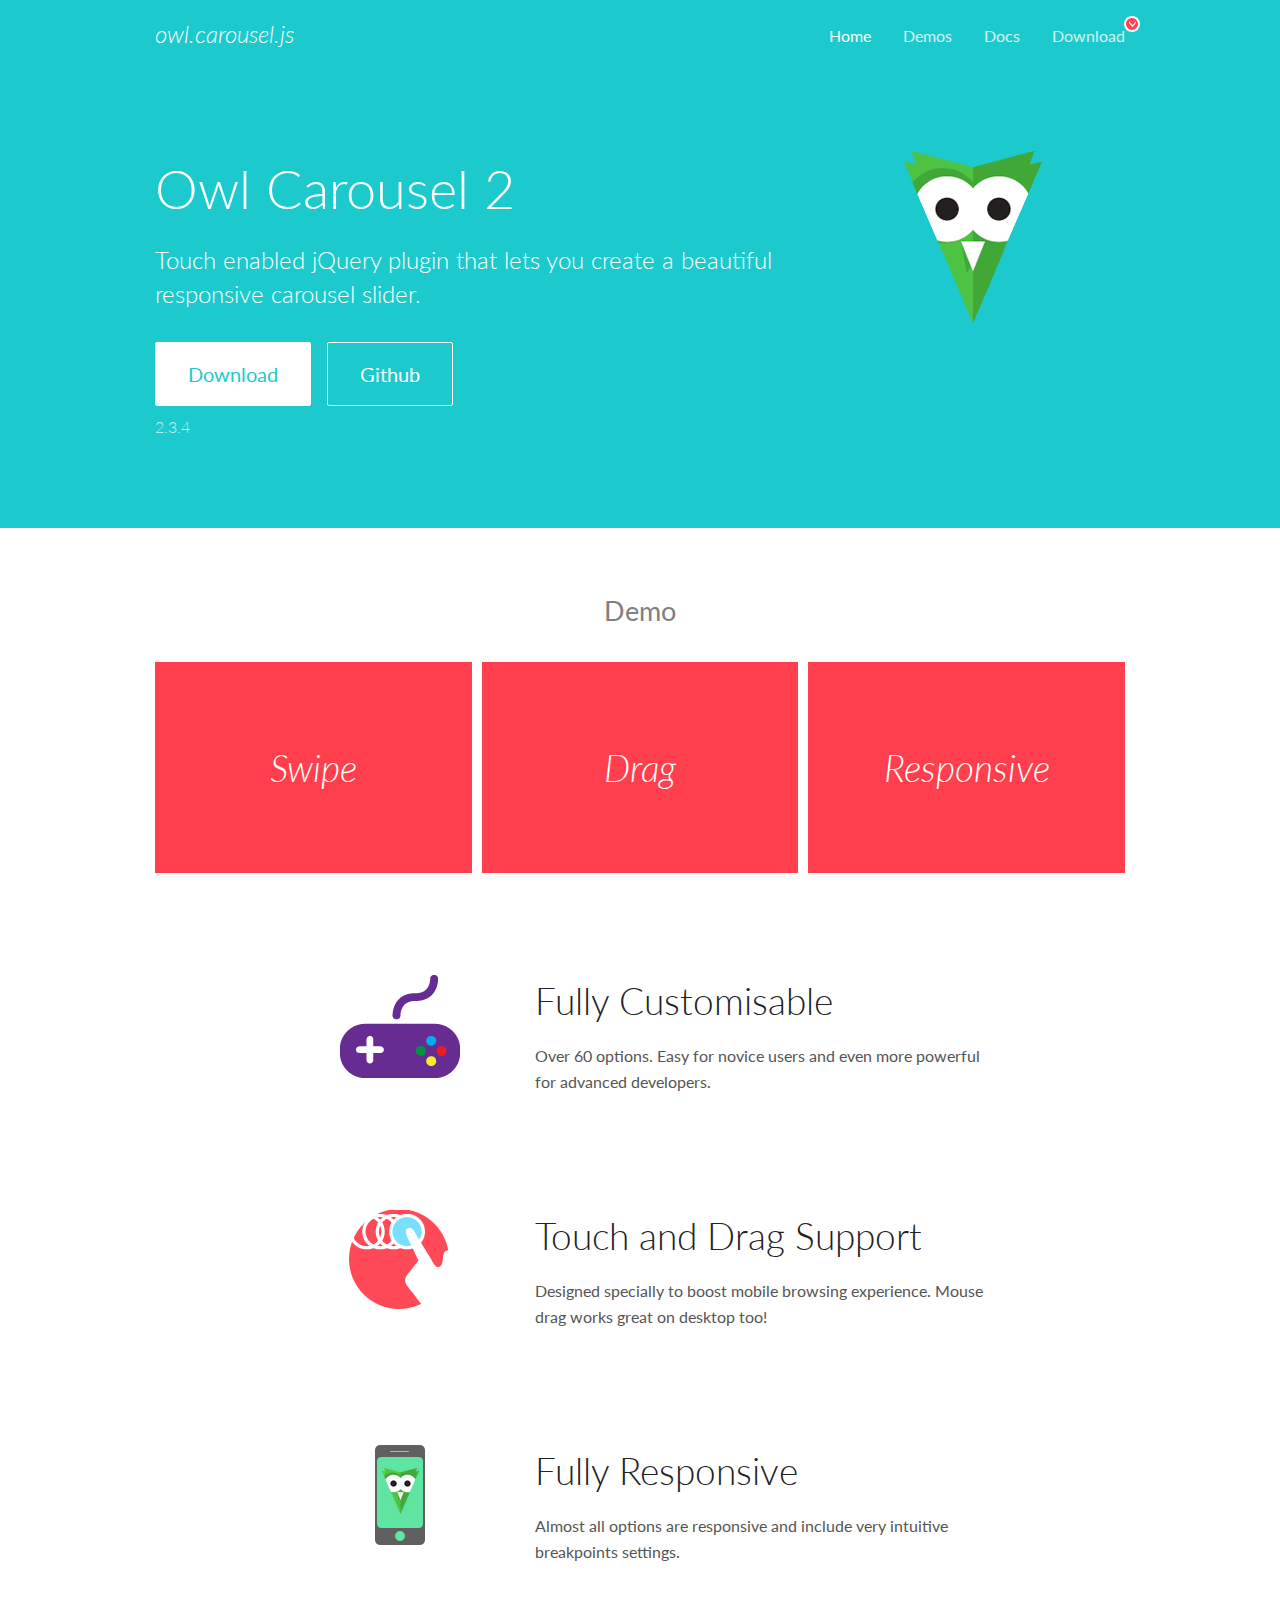
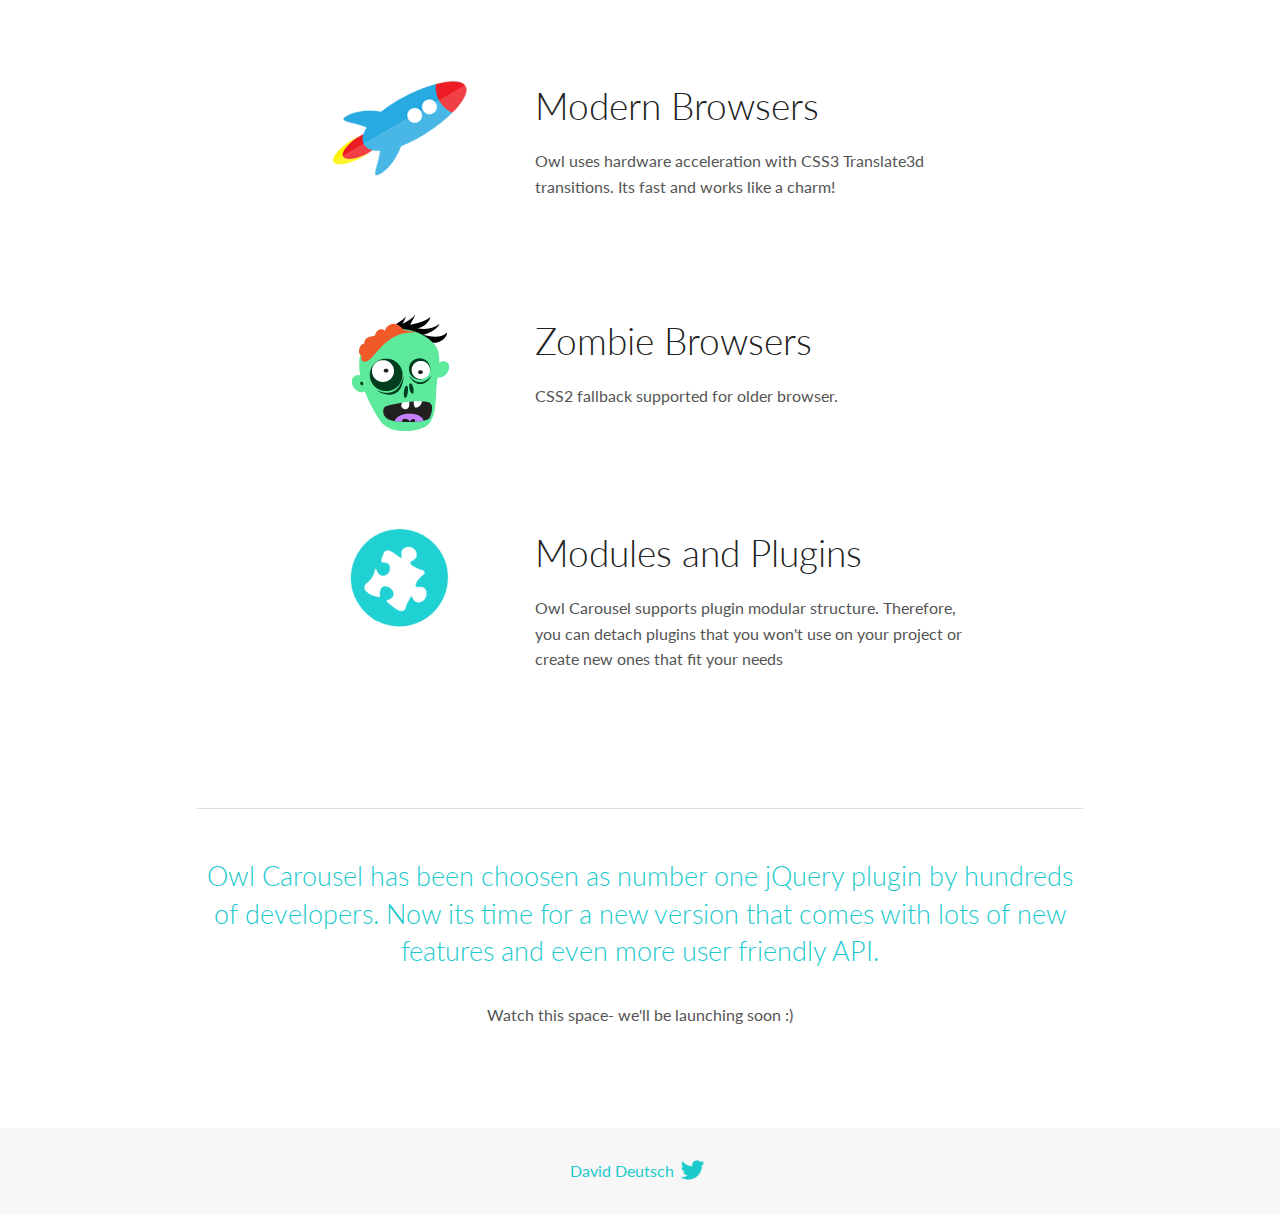
<file: javaScript/OwlCarousel2-2.3.4/docs/index.html>
<!DOCTYPE html>
<html lang="en">
  <head>

    <!-- head -->
    <meta charset="utf-8">
    <meta name="msapplication-tap-highlight" content="no" />
    <meta name="viewport" content="width=device-width, initial-scale=1.0" />
    <meta name="description" content="Touch enabled jQuery plugin that lets you create beautiful responsive carousel slider.">
    <meta name="author" content="David Deutsch">
    <title>
      Home | Owl Carousel | 2.3.4
    </title>

    <!-- Stylesheets -->
    <link href='https://fonts.googleapis.com/css?family=Lato:300,400,700,400italic,300italic' rel='stylesheet' type='text/css'>
    <link rel="stylesheet" href="assets/css/docs.theme.min.css">

    <!-- Owl Stylesheets -->
    <link rel="stylesheet" href="assets/owlcarousel/assets/owl.carousel.min.css">
    <link rel="stylesheet" href="assets/owlcarousel/assets/owl.theme.default.min.css">

    <!-- HTML5 shim and Respond.js IE8 support of HTML5 elements and media queries -->

    <!--[if lt IE 9]>
      <script src="https://oss.maxcdn.com/libs/html5shiv/3.7.0/html5shiv.js"></script>
      <script src="https://oss.maxcdn.com/libs/respond.js/1.3.0/respond.min.js"></script>
    <![endif]-->

    <!-- Favicons -->
    <link rel="apple-touch-icon-precomposed" sizes="144x144" href="assets/ico/apple-touch-icon-144-precomposed.png">
    <link rel="shortcut icon" href="assets/ico/favicon.png">
    <link rel="shortcut icon" href="favicon.ico">

    <!-- Yeah i know js should not be in header. Its required for demos.-->

    <!-- javascript -->
    <script src="assets/vendors/jquery.min.js"></script>
    <script src="assets/owlcarousel/owl.carousel.js"></script>
  </head>
  <body>

    <!-- header -->
    <header class="header">
      <div class="row">
        <div class="large-12 columns">
          <div class="brand left">
            <h3>
              <a href="/OwlCarousel2/">owl.carousel.js</a> 
            </h3>
          </div>
          <a id="toggle-nav" class="right">
            <span></span> <span></span> <span></span> 
          </a> 
          <div class="nav-bar">
            <ul class="clearfix">
              <li class="active">
                <a href="/OwlCarousel2/index.html">Home</a> 
              </li>
              <li> <a href="/OwlCarousel2/demos/demos.html">Demos</a>  </li>
              <li> <a href="/OwlCarousel2/docs/started-welcome.html">Docs</a>  </li>
              <li>
                <a href="https://github.com/OwlCarousel2/OwlCarousel2/archive/2.3.4.zip">Download</a> 
                <span class="download"></span> 
              </li>
            </ul>
          </div>
        </div>
      </div>
    </header>

    <!-- home panel -->
    <section id="hero">
      <div class="row">
        <div class="large-8 medium-8 columns">
          <h1>Owl Carousel 2</h1>
          <h4>Touch enabled jQuery plugin that lets you create a beautiful responsive carousel slider.</h4>
          <a href="https://github.com/OwlCarousel2/OwlCarousel2/archive/2.3.4.zip" class="hero-button">Download</a> 
          <a href="https://github.com/OwlCarousel2/OwlCarousel2" class="hero-button outline">Github</a> 
          <p>2.3.4</p>
        </div>
        <div class="large-4 medium-4 columns">
          <img class="owl-logo" src="assets/img/owl-logo.png" alt="mr. Owl">
        </div>
      </div>
    </section>

    <!-- body -->
    <div class="home-demo">
      <div class="row">
        <div class="large-12 columns">
          <h3>Demo</h3>
          <div class="owl-carousel">
            <div class="item">
              <h2>Swipe</h2>
            </div>
            <div class="item">
              <h2>Drag</h2>
            </div>
            <div class="item">
              <h2>Responsive</h2>
            </div>
            <div class="item">
              <h2>CSS3</h2>
            </div>
            <div class="item">
              <h2>Fast</h2>
            </div>
            <div class="item">
              <h2>Easy</h2>
            </div>
            <div class="item">
              <h2>Free</h2>
            </div>
            <div class="item">
              <h2>Upgradable</h2>
            </div>
            <div class="item">
              <h2>Tons of options</h2>
            </div>
            <div class="item">
              <h2>Infinity</h2>
            </div>
            <div class="item">
              <h2>Auto Width</h2>
            </div>
          </div>
        </div>
      </div>
    </div>
    <script>
      var owl = $('.owl-carousel');
      owl.owlCarousel({
        margin: 10,
        loop: true,
        responsive: {
          0: {
            items: 1
          },
          600: {
            items: 2
          },
          1000: {
            items: 3
          }
        }
      })
    </script>

    <!-- features -->
    <div id="features">
      <div class="row">
        <div class="small-12 medium-9 small-centered columns">
          <section class="row feature">
            <div class="medium-4 small-12 columns">
              <img src="assets/img/feature-options.png" alt="">
            </div>
            <div class="medium-8 small-12 columns">
              <h2>Fully Customisable</h2>
              <p>Over 60 options. Easy for novice users and even more powerful for advanced developers.</p>
            </div>
          </section>
          <section class="row feature">
            <div class="medium-4 small-12 columns">
              <img src="assets/img/feature-drag.png" alt="">
            </div>
            <div class="medium-8 small-12 columns">
              <h2>Touch and Drag Support</h2>
              <p>Designed specially to boost mobile browsing experience. Mouse drag works great on desktop too!</p>
            </div>
          </section>
          <section class="row feature">
            <div class="medium-4 small-12 columns">
              <img src="assets/img/feature-responsive.png" alt="">
            </div>
            <div class="medium-8 small-12 columns">
              <h2>Fully Responsive</h2>
              <p>Almost all options are responsive and include very intuitive breakpoints settings.</p>
            </div>
          </section>
          <section class="row feature">
            <div class="medium-4 small-12 columns">
              <img src="assets/img/feature-modern.png" alt="">
            </div>
            <div class="medium-8 small-12 columns">
              <h2>Modern Browsers</h2>
              <p>Owl uses hardware acceleration with CSS3 Translate3d transitions. Its fast and works like a charm! </p>
            </div>
          </section>
          <section class="row feature">
            <div class="medium-4 small-12 columns">
              <img src="assets/img/feature-zombie.png" alt="">
            </div>
            <div class="medium-8 small-12 columns">
              <h2>Zombie Browsers</h2>
              <p>CSS2 fallback supported for older browser.</p>
            </div>
          </section>
          <section class="row feature">
            <div class="medium-4 small-12 columns">
              <img src="assets/img/feature-module.png" alt="">
            </div>
            <div class="medium-8 small-12 columns">
              <h2>Modules and Plugins</h2>
              <p>Owl Carousel supports plugin modular structure. Therefore, you can detach plugins that you won&#x27;t use on your project or create new ones that fit your needs</p>
            </div>
          </section>
        </div>
      </div>
    </div>

    <!-- footer -->
    <section id="teaser-text">
      <div class="row">
        <div class="small-12 medium-11 small-centered columns">
          <hr>
          <h3 id="owl-carousel-has-been-choosen-as-number-one-jquery-plugin-by-hundreds-of-developers-now-its-time-for-a-new-version-that-comes-with-lots-of-new-features-and-even-more-user-friendly-api-">Owl Carousel has been choosen as number one jQuery plugin by hundreds of developers. Now its time for a new version that comes with lots of new features and even more user friendly API.</h3>
          <p>Watch this space- we&#39;ll be launching soon :)</p>
        </div>
      </div>
    </section>

    <!-- footer -->
    <footer class="footer">
      <div class="row">
        <div class="large-12 columns">
          <h5>
            <a href="/OwlCarousel2/docs/support-contact.html">David Deutsch</a> 
            <a id="custom-tweet-button" href="https://twitter.com/share?url=https://github.com/OwlCarousel2/OwlCarousel2&text=Owl Carousel - This is so awesome! " target="_blank"></a> 
          </h5>
        </div>
      </div>
    </footer>

    <!-- vendors -->
    <script src="assets/vendors/highlight.js"></script>
    <script src="assets/js/app.js"></script>
  </body>
</html>
</file>
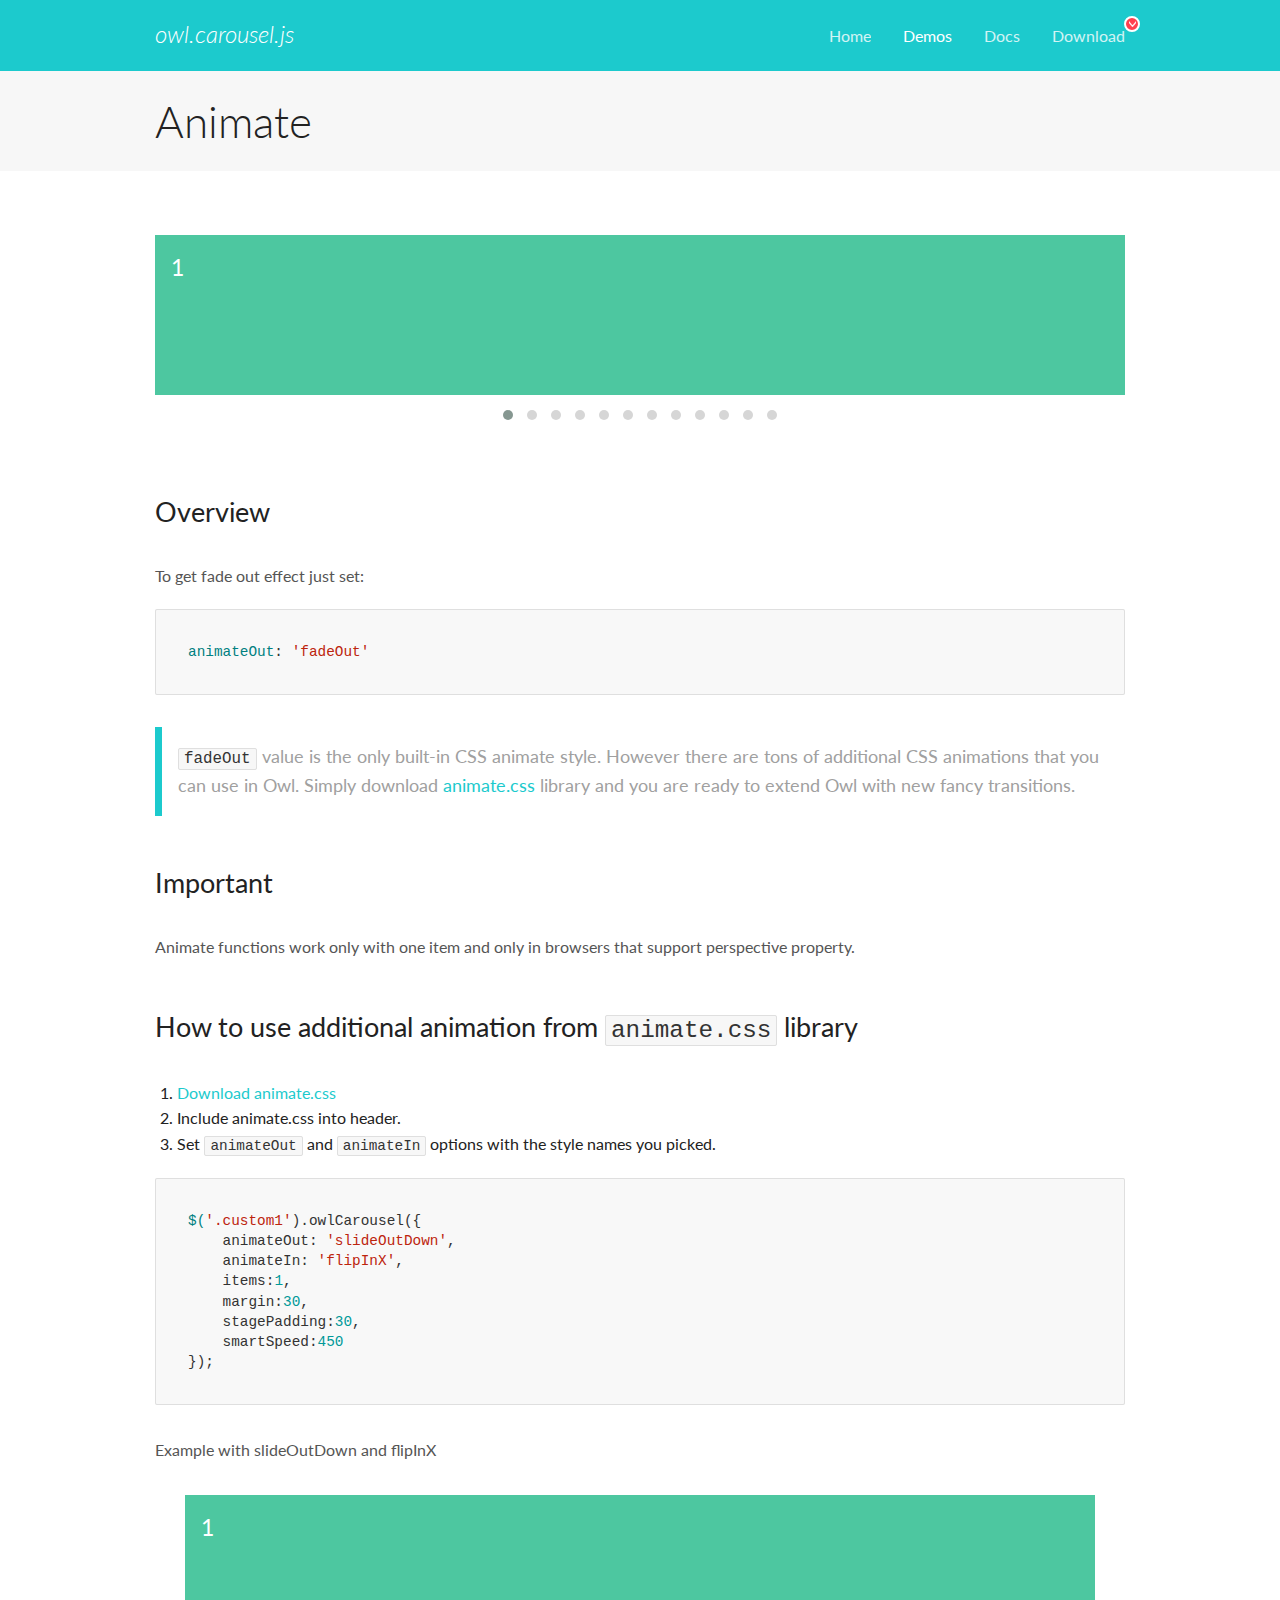
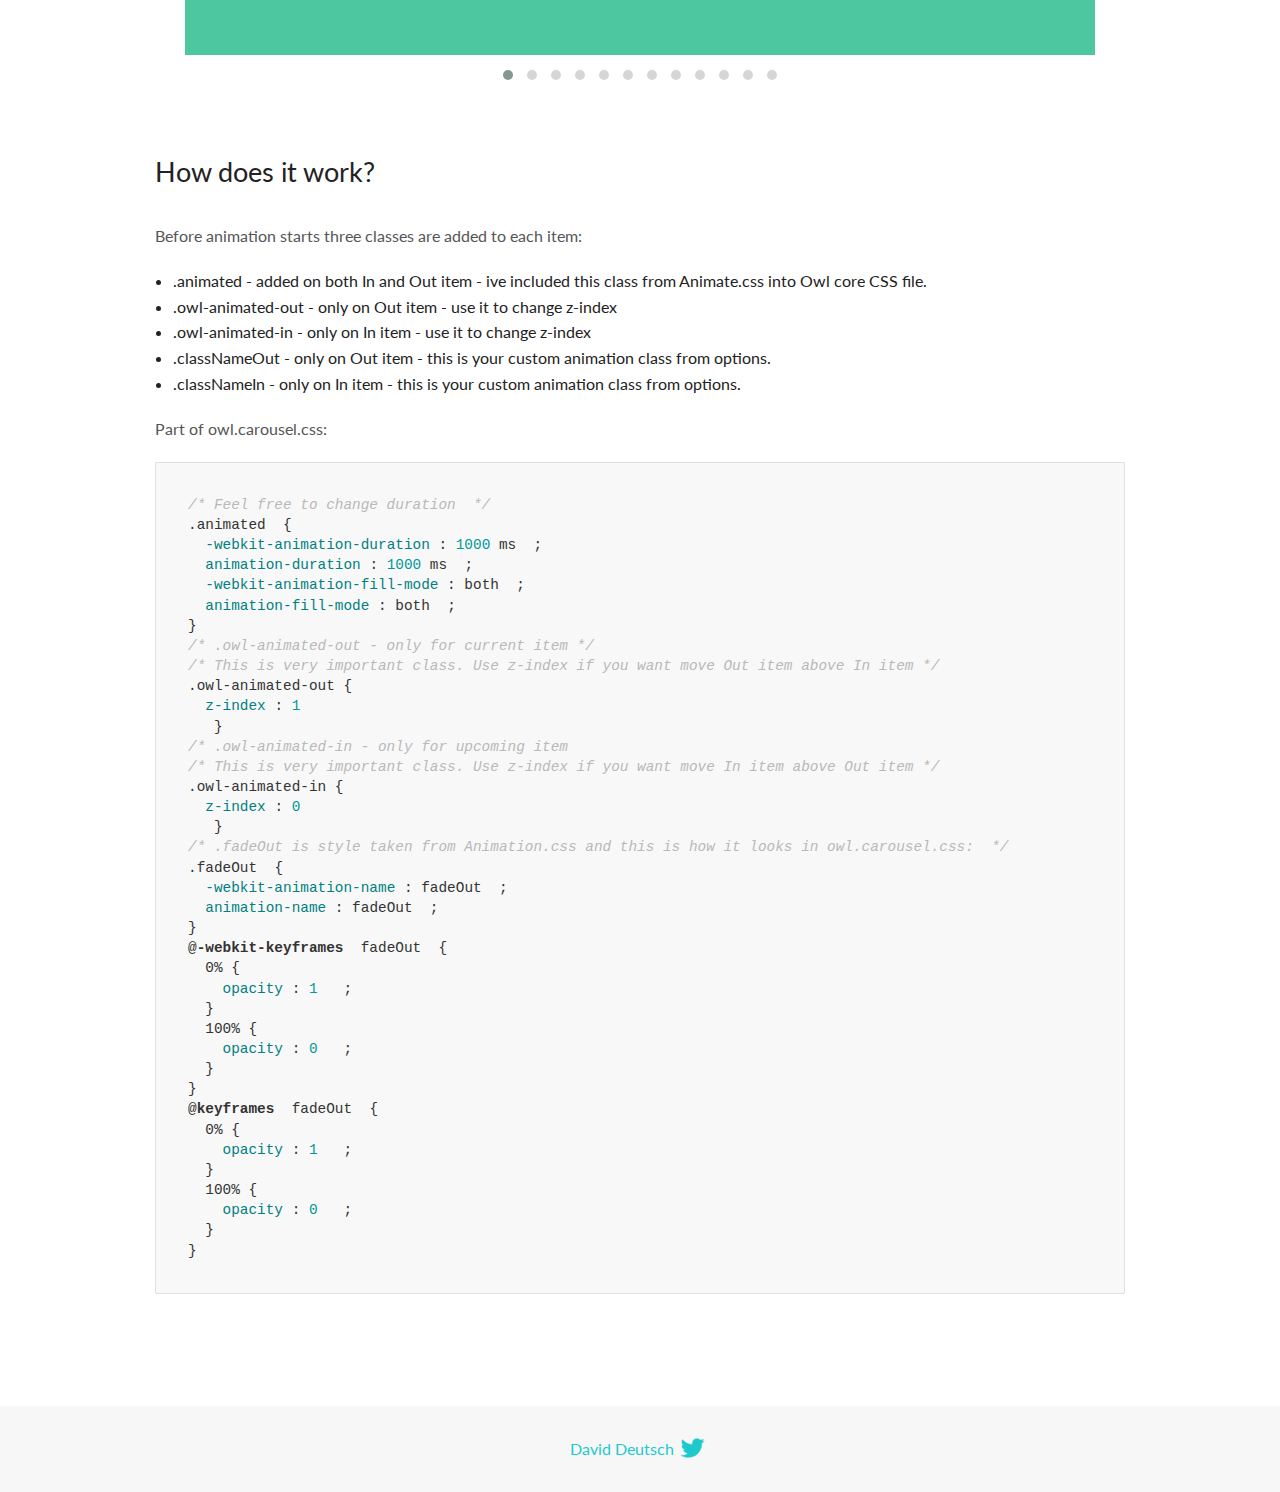
<file: javaScript/OwlCarousel2-2.3.4/docs/demos/animate.html>
<!DOCTYPE html>
<html lang="en">
  <head>

    <!-- head -->
    <meta charset="utf-8">
    <meta name="msapplication-tap-highlight" content="no" />
    <meta name="viewport" content="width=device-width, initial-scale=1.0" />
    <meta name="description" content="Animate carousel">
    <meta name="author" content="David Deutsch">
    <title>
      Animate Demo | Owl Carousel | 2.3.4
    </title>

    <!-- Stylesheets -->
    <link href='https://fonts.googleapis.com/css?family=Lato:300,400,700,400italic,300italic' rel='stylesheet' type='text/css'>
    <link rel="stylesheet" href="../assets/css/docs.theme.min.css">

    <!-- Owl Stylesheets -->
    <link rel="stylesheet" href="../assets/owlcarousel/assets/owl.carousel.min.css">
    <link rel="stylesheet" href="../assets/owlcarousel/assets/owl.theme.default.min.css">

    <!-- HTML5 shim and Respond.js IE8 support of HTML5 elements and media queries -->

    <!--[if lt IE 9]>
      <script src="https://oss.maxcdn.com/libs/html5shiv/3.7.0/html5shiv.js"></script>
      <script src="https://oss.maxcdn.com/libs/respond.js/1.3.0/respond.min.js"></script>
    <![endif]-->

    <!-- Favicons -->
    <link rel="apple-touch-icon-precomposed" sizes="144x144" href="../assets/ico/apple-touch-icon-144-precomposed.png">
    <link rel="shortcut icon" href="../assets/ico/favicon.png">
    <link rel="shortcut icon" href="favicon.ico">

    <!-- Yeah i know js should not be in header. Its required for demos.-->

    <!-- javascript -->
    <script src="../assets/vendors/jquery.min.js"></script>
    <script src="../assets/owlcarousel/owl.carousel.js"></script>
  </head>
  <body>

    <!-- header -->
    <header class="header">
      <div class="row">
        <div class="large-12 columns">
          <div class="brand left">
            <h3>
              <a href="/OwlCarousel2/">owl.carousel.js</a> 
            </h3>
          </div>
          <a id="toggle-nav" class="right">
            <span></span> <span></span> <span></span> 
          </a> 
          <div class="nav-bar">
            <ul class="clearfix">
              <li> <a href="/OwlCarousel2/index.html">Home</a>  </li>
              <li class="active">
                <a href="/OwlCarousel2/demos/demos.html">Demos</a> 
              </li>
              <li> <a href="/OwlCarousel2/docs/started-welcome.html">Docs</a>  </li>
              <li>
                <a href="https://github.com/OwlCarousel2/OwlCarousel2/archive/2.3.4.zip">Download</a> 
                <span class="download"></span> 
              </li>
            </ul>
          </div>
        </div>
      </div>
    </header>

    <!-- title -->
    <section class="title">
      <div class="row">
        <div class="large-12 columns">
          <h1>Animate</h1>
        </div>
      </div>
    </section>

    <!--  Demos -->
    <section id="demos">
      <div class="row">
        <div class="large-12 columns">
          <div class="fadeOut owl-carousel owl-theme">
            <div class="item">
              <h4>1</h4>
            </div>
            <div class="item">
              <h4>2</h4>
            </div>
            <div class="item">
              <h4>3</h4>
            </div>
            <div class="item">
              <h4>4</h4>
            </div>
            <div class="item">
              <h4>5</h4>
            </div>
            <div class="item">
              <h4>6</h4>
            </div>
            <div class="item">
              <h4>7</h4>
            </div>
            <div class="item">
              <h4>8</h4>
            </div>
            <div class="item">
              <h4>9</h4>
            </div>
            <div class="item">
              <h4>10</h4>
            </div>
            <div class="item">
              <h4>11</h4>
            </div>
            <div class="item">
              <h4>12</h4>
            </div>
          </div>
          <h3 id="overview">Overview</h3>
          <p>To get fade out effect just set:</p>
          <pre><code>animateOut: &#39;fadeOut&#39;</code></pre>
          <blockquote>
            <p><code>fadeOut</code> value is the only built-in CSS animate style. However there are tons of additional CSS animations that you can use in Owl. Simply download
              <a href="https://daneden.github.io/animate.css/">animate.css</a>  library and you are ready to extend Owl with new fancy transitions.</p>
          </blockquote>
          <h3 id="important">Important</h3>
          <p>Animate functions work only with one item and only in browsers that support perspective property.</p>
          <h3 id="how-to-use-additional-animation-from-animate-css-library">How to use additional animation from <code>animate.css</code> library</h3>
          <ol>
            <li> <a href="https://daneden.github.io/animate.css/">Download animate.css</a>  </li>
            <li>Include animate.css into header.</li>
            <li>Set <code>animateOut</code> and <code>animateIn</code> options with the style names you picked.</li>
          </ol>
          <pre><code>$(&#39;.custom1&#39;).owlCarousel({
    animateOut: &#39;slideOutDown&#39;,
    animateIn: &#39;flipInX&#39;,
    items:1,
    margin:30,
    stagePadding:30,
    smartSpeed:450
});</code></pre>
          <p>Example with slideOutDown and flipInX</p>
          <div class="custom1 owl-carousel owl-theme">
            <div class="item">
              <h4>1</h4>
            </div>
            <div class="item">
              <h4>2</h4>
            </div>
            <div class="item">
              <h4>3</h4>
            </div>
            <div class="item">
              <h4>4</h4>
            </div>
            <div class="item">
              <h4>5</h4>
            </div>
            <div class="item">
              <h4>6</h4>
            </div>
            <div class="item">
              <h4>7</h4>
            </div>
            <div class="item">
              <h4>8</h4>
            </div>
            <div class="item">
              <h4>9</h4>
            </div>
            <div class="item">
              <h4>10</h4>
            </div>
            <div class="item">
              <h4>11</h4>
            </div>
            <div class="item">
              <h4>12</h4>
            </div>
          </div>
          <h3 id="how-does-it-work-">How does it work?</h3>
          <p>Before animation starts three classes are added to each item:</p>
          <ul>
            <li>.animated - added on both In and Out item - ive included this class from Animate.css into Owl core CSS file.</li>
            <li>.owl-animated-out - only on Out item - use it to change z-index</li>
            <li>.owl-animated-in - only on In item - use it to change z-index</li>
            <li>.classNameOut - only on Out item - this is your custom animation class from options.</li>
            <li>.classNameIn - only on In item - this is your custom animation class from options.</li>
          </ul>
          <p>Part of owl.carousel.css:</p>
          <pre><code class="language-css"><span class="comment">/* Feel free to change duration  */</span> 
<span class="class">.animated</span>  <span class="rules">{
  <span class="rule"><span class="attribute">-webkit-animation-duration</span> :<span class="value"> <span class="number">1000</span> ms</span> </span> ;
  <span class="rule"><span class="attribute">animation-duration</span> :<span class="value"> <span class="number">1000</span> ms</span> </span> ;
  <span class="rule"><span class="attribute">-webkit-animation-fill-mode</span> :<span class="value"> both</span> </span> ;
  <span class="rule"><span class="attribute">animation-fill-mode</span> :<span class="value"> both</span> </span> ;
<span class="rule">}</span> </span> 
<span class="comment">/* .owl-animated-out - only for current item */</span> 
<span class="comment">/* This is very important class. Use z-index if you want move Out item above In item */</span> 
<span class="class">.owl-animated-out</span> <span class="rules">{
  <span class="rule"><span class="attribute">z-index</span> :<span class="value"> <span class="number">1</span> 
</span> </span> </span> }
<span class="comment">/* .owl-animated-in - only for upcoming item
/* This is very important class. Use z-index if you want move In item above Out item */</span> 
<span class="class">.owl-animated-in</span> <span class="rules">{
  <span class="rule"><span class="attribute">z-index</span> :<span class="value"> <span class="number">0</span> 
</span> </span> </span> }
<span class="comment">/* .fadeOut is style taken from Animation.css and this is how it looks in owl.carousel.css:  */</span> 
<span class="class">.fadeOut</span>  <span class="rules">{
  <span class="rule"><span class="attribute">-webkit-animation-name</span> :<span class="value"> fadeOut</span> </span> ;
  <span class="rule"><span class="attribute">animation-name</span> :<span class="value"> fadeOut</span> </span> ;
<span class="rule">}</span> </span> 
<span class="at_rule">@<span class="keyword">-webkit-keyframes</span>  fadeOut </span> {
  0% <span class="rules">{
    <span class="rule"><span class="attribute">opacity</span> :<span class="value"> <span class="number">1</span> </span> </span> ;
  <span class="rule">}</span> </span> 
  100% <span class="rules">{
    <span class="rule"><span class="attribute">opacity</span> :<span class="value"> <span class="number">0</span> </span> </span> ;
  <span class="rule">}</span> </span> 
}
<span class="at_rule">@<span class="keyword">keyframes</span>  fadeOut </span> {
  0% <span class="rules">{
    <span class="rule"><span class="attribute">opacity</span> :<span class="value"> <span class="number">1</span> </span> </span> ;
  <span class="rule">}</span> </span> 
  100% <span class="rules">{
    <span class="rule"><span class="attribute">opacity</span> :<span class="value"> <span class="number">0</span> </span> </span> ;
  <span class="rule">}</span> </span> 
}</code></pre>
          <link rel="stylesheet" href="../assets/css/animate.css">
          <script>
            jQuery(document).ready(function($) {
              $('.fadeOut').owlCarousel({
                items: 1,
                animateOut: 'fadeOut',
                loop: true,
                margin: 10,
              });
              $('.custom1').owlCarousel({
                animateOut: 'slideOutDown',
                animateIn: 'flipInX',
                items: 1,
                margin: 30,
                stagePadding: 30,
                smartSpeed: 450
              });
            });
          </script>
        </div>
      </div>
    </section>

    <!-- footer -->
    <footer class="footer">
      <div class="row">
        <div class="large-12 columns">
          <h5>
            <a href="/OwlCarousel2/docs/support-contact.html">David Deutsch</a> 
            <a id="custom-tweet-button" href="https://twitter.com/share?url=https://github.com/OwlCarousel2/OwlCarousel2&text=Owl Carousel - This is so awesome! " target="_blank"></a> 
          </h5>
        </div>
      </div>
    </footer>

    <!-- vendors -->
    <script src="../assets/vendors/highlight.js"></script>
    <script src="../assets/js/app.js"></script>
  </body>
</html>
</file>
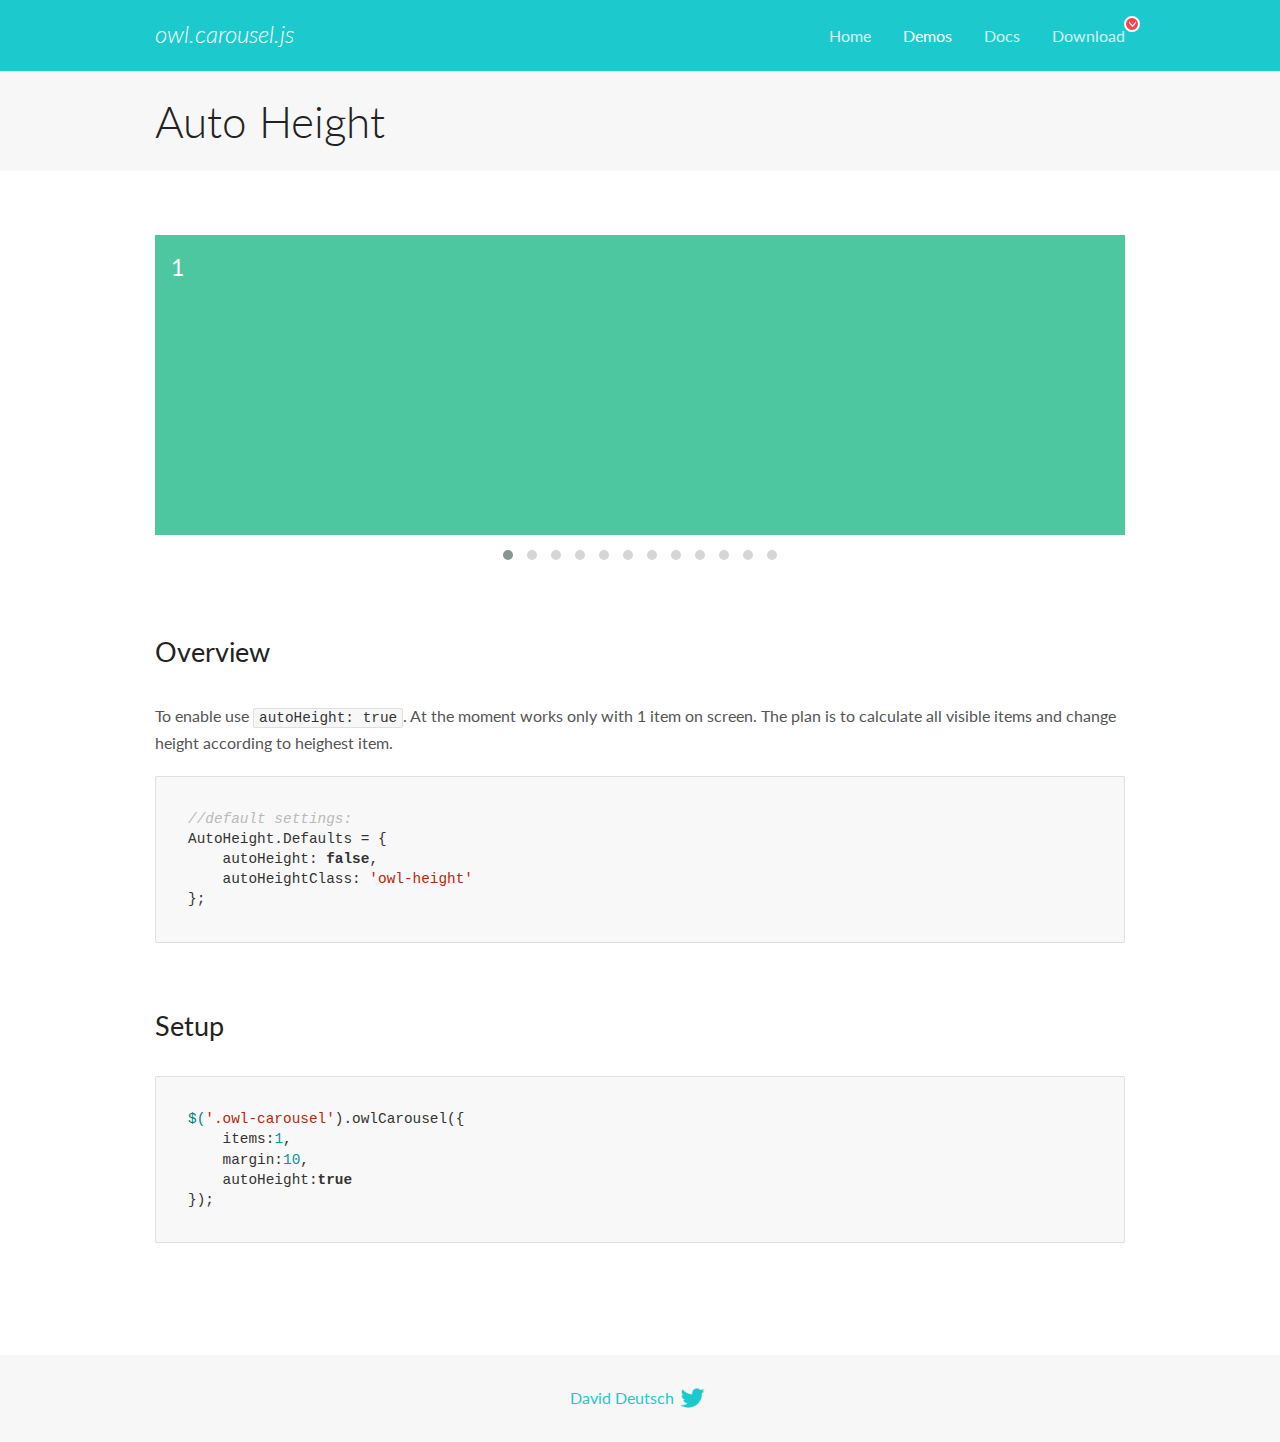
<file: javaScript/OwlCarousel2-2.3.4/docs/demos/autoheight.html>
<!DOCTYPE html>
<html lang="en">
  <head>

    <!-- head -->
    <meta charset="utf-8">
    <meta name="msapplication-tap-highlight" content="no" />
    <meta name="viewport" content="width=device-width, initial-scale=1.0" />
    <meta name="description" content="autoHeight usage demo">
    <meta name="author" content="David Deutsch">
    <title>
      Auto Height Demo | Owl Carousel | 2.3.4
    </title>

    <!-- Stylesheets -->
    <link href='https://fonts.googleapis.com/css?family=Lato:300,400,700,400italic,300italic' rel='stylesheet' type='text/css'>
    <link rel="stylesheet" href="../assets/css/docs.theme.min.css">

    <!-- Owl Stylesheets -->
    <link rel="stylesheet" href="../assets/owlcarousel/assets/owl.carousel.min.css">
    <link rel="stylesheet" href="../assets/owlcarousel/assets/owl.theme.default.min.css">

    <!-- HTML5 shim and Respond.js IE8 support of HTML5 elements and media queries -->

    <!--[if lt IE 9]>
      <script src="https://oss.maxcdn.com/libs/html5shiv/3.7.0/html5shiv.js"></script>
      <script src="https://oss.maxcdn.com/libs/respond.js/1.3.0/respond.min.js"></script>
    <![endif]-->

    <!-- Favicons -->
    <link rel="apple-touch-icon-precomposed" sizes="144x144" href="../assets/ico/apple-touch-icon-144-precomposed.png">
    <link rel="shortcut icon" href="../assets/ico/favicon.png">
    <link rel="shortcut icon" href="favicon.ico">

    <!-- Yeah i know js should not be in header. Its required for demos.-->

    <!-- javascript -->
    <script src="../assets/vendors/jquery.min.js"></script>
    <script src="../assets/owlcarousel/owl.carousel.js"></script>
  </head>
  <body>

    <!-- header -->
    <header class="header">
      <div class="row">
        <div class="large-12 columns">
          <div class="brand left">
            <h3>
              <a href="/OwlCarousel2/">owl.carousel.js</a> 
            </h3>
          </div>
          <a id="toggle-nav" class="right">
            <span></span> <span></span> <span></span> 
          </a> 
          <div class="nav-bar">
            <ul class="clearfix">
              <li> <a href="/OwlCarousel2/index.html">Home</a>  </li>
              <li class="active">
                <a href="/OwlCarousel2/demos/demos.html">Demos</a> 
              </li>
              <li> <a href="/OwlCarousel2/docs/started-welcome.html">Docs</a>  </li>
              <li>
                <a href="https://github.com/OwlCarousel2/OwlCarousel2/archive/2.3.4.zip">Download</a> 
                <span class="download"></span> 
              </li>
            </ul>
          </div>
        </div>
      </div>
    </header>

    <!-- title -->
    <section class="title">
      <div class="row">
        <div class="large-12 columns">
          <h1>Auto Height</h1>
        </div>
      </div>
    </section>

    <!--  Demos -->
    <section id="demos">
      <div class="row">
        <div class="large-12 columns">
          <div class="owl-carousel owl-theme">
            <div class="item" style="height:300px">
              <h4>1</h4>
            </div>
            <div class="item" style="height:100px">
              <h4>2</h4>
            </div>
            <div class="item" style="height:500px">
              <h4>3</h4>
            </div>
            <div class="item" style="height:250px">
              <h4>4</h4>
            </div>
            <div class="item" style="height:400px">
              <h4>5</h4>
            </div>
            <div class="item" style="height:500px">
              <h4>6</h4>
            </div>
            <div class="item" style="height:600px">
              <h4>7</h4>
            </div>
            <div class="item" style="height:400px">
              <h4>8</h4>
            </div>
            <div class="item" style="height:300px">
              <h4>9</h4>
            </div>
            <div class="item" style="height:350px">
              <h4>10</h4>
            </div>
            <div class="item" style="height:200px">
              <h4>11</h4>
            </div>
            <div class="item" style="height:150px">
              <h4>12</h4>
            </div>
          </div>
          <h3 id="overview">Overview</h3>
          <p>To enable use <code>autoHeight: true</code>. At the moment works only with 1 item on screen. The plan is to calculate all visible items and change height according to heighest item.</p>
          <pre><code>//default settings:
AutoHeight.Defaults = {
    autoHeight: false,
    autoHeightClass: &#39;owl-height&#39;
};</code></pre>
          <h3 id="setup">Setup</h3>
          <pre><code>$(&#39;.owl-carousel&#39;).owlCarousel({
    items:1,
    margin:10,
    autoHeight:true
});</code></pre>
          <script>
            $(document).ready(function() {
              $('.owl-carousel').owlCarousel({
                items: 1,
                margin: 10,
                autoHeight: true
              });
            })
          </script>
        </div>
      </div>
    </section>

    <!-- footer -->
    <footer class="footer">
      <div class="row">
        <div class="large-12 columns">
          <h5>
            <a href="/OwlCarousel2/docs/support-contact.html">David Deutsch</a> 
            <a id="custom-tweet-button" href="https://twitter.com/share?url=https://github.com/OwlCarousel2/OwlCarousel2&text=Owl Carousel - This is so awesome! " target="_blank"></a> 
          </h5>
        </div>
      </div>
    </footer>

    <!-- vendors -->
    <script src="../assets/vendors/highlight.js"></script>
    <script src="../assets/js/app.js"></script>
  </body>
</html>
</file>
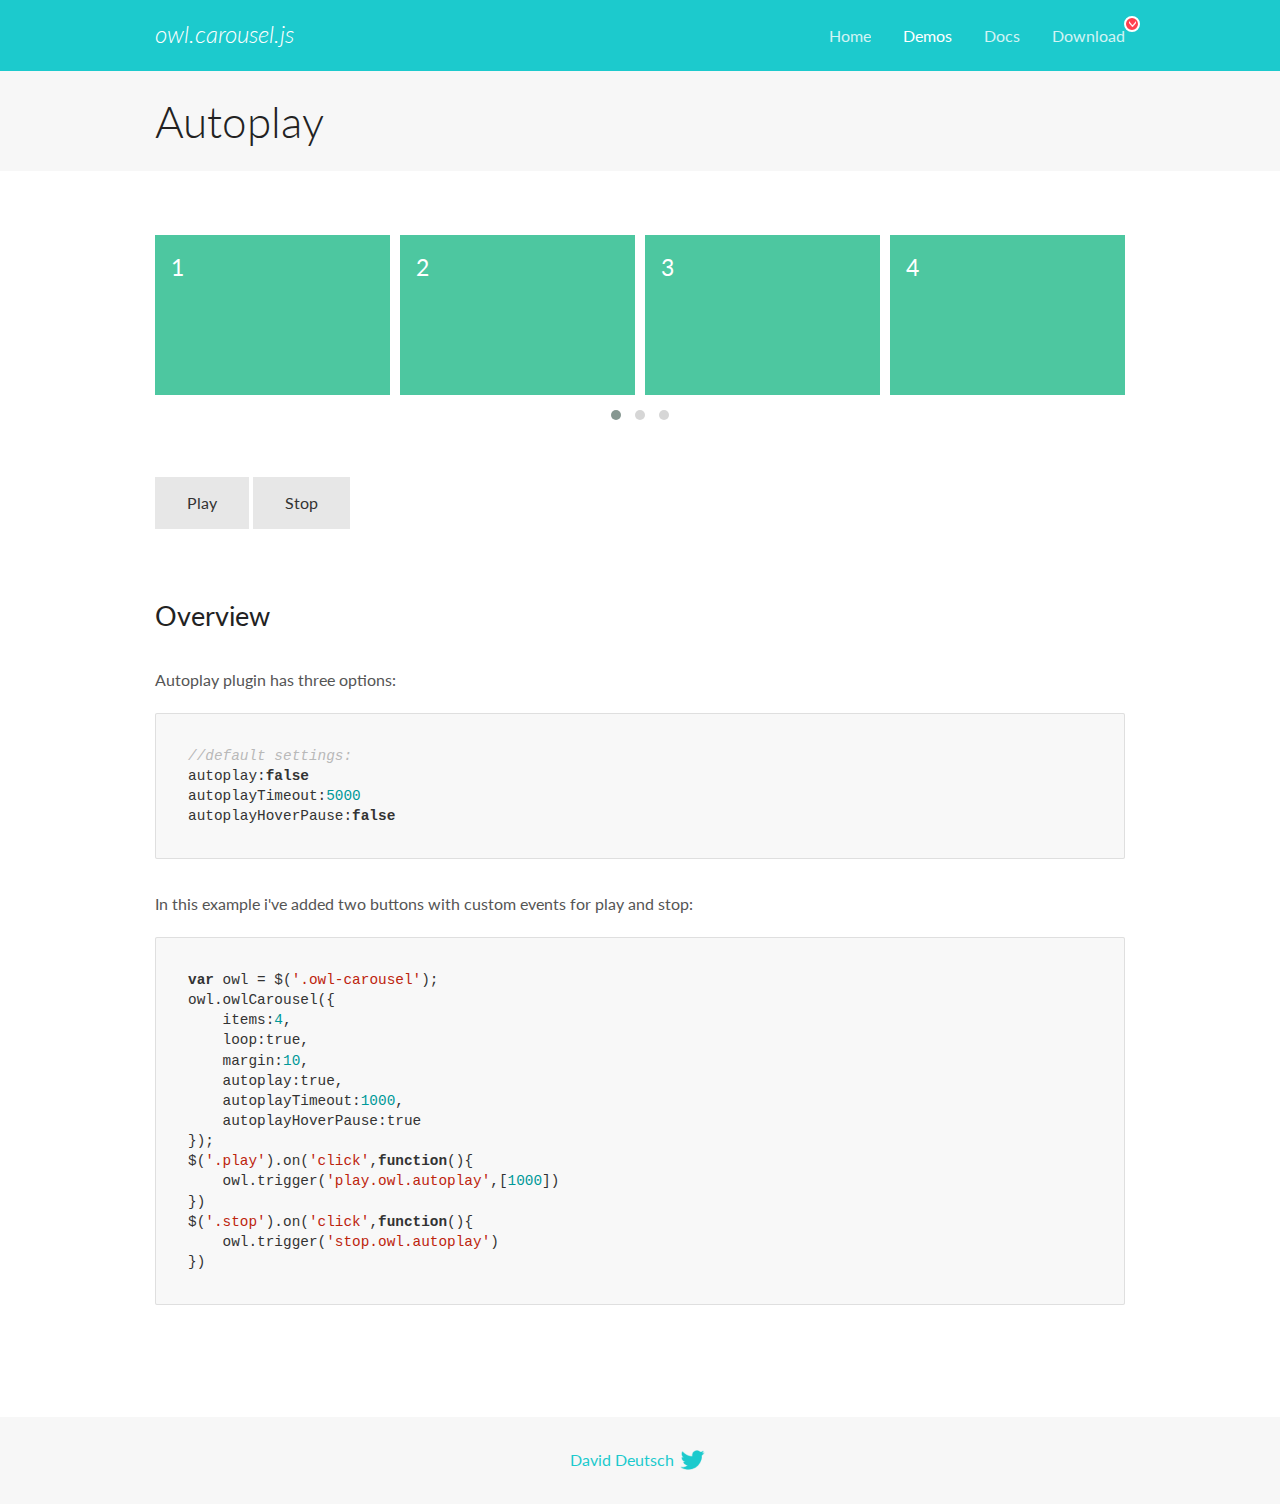
<file: javaScript/OwlCarousel2-2.3.4/docs/demos/autoplay.html>
<!DOCTYPE html>
<html lang="en">
  <head>

    <!-- head -->
    <meta charset="utf-8">
    <meta name="msapplication-tap-highlight" content="no" />
    <meta name="viewport" content="width=device-width, initial-scale=1.0" />
    <meta name="description" content="Autoplay usage demo">
    <meta name="author" content="David Deutsch">
    <title>
      Autoplay Demo | Owl Carousel | 2.3.4
    </title>

    <!-- Stylesheets -->
    <link href='https://fonts.googleapis.com/css?family=Lato:300,400,700,400italic,300italic' rel='stylesheet' type='text/css'>
    <link rel="stylesheet" href="../assets/css/docs.theme.min.css">

    <!-- Owl Stylesheets -->
    <link rel="stylesheet" href="../assets/owlcarousel/assets/owl.carousel.min.css">
    <link rel="stylesheet" href="../assets/owlcarousel/assets/owl.theme.default.min.css">

    <!-- HTML5 shim and Respond.js IE8 support of HTML5 elements and media queries -->

    <!--[if lt IE 9]>
      <script src="https://oss.maxcdn.com/libs/html5shiv/3.7.0/html5shiv.js"></script>
      <script src="https://oss.maxcdn.com/libs/respond.js/1.3.0/respond.min.js"></script>
    <![endif]-->

    <!-- Favicons -->
    <link rel="apple-touch-icon-precomposed" sizes="144x144" href="../assets/ico/apple-touch-icon-144-precomposed.png">
    <link rel="shortcut icon" href="../assets/ico/favicon.png">
    <link rel="shortcut icon" href="favicon.ico">

    <!-- Yeah i know js should not be in header. Its required for demos.-->

    <!-- javascript -->
    <script src="../assets/vendors/jquery.min.js"></script>
    <script src="../assets/owlcarousel/owl.carousel.js"></script>
  </head>
  <body>

    <!-- header -->
    <header class="header">
      <div class="row">
        <div class="large-12 columns">
          <div class="brand left">
            <h3>
              <a href="/OwlCarousel2/">owl.carousel.js</a> 
            </h3>
          </div>
          <a id="toggle-nav" class="right">
            <span></span> <span></span> <span></span> 
          </a> 
          <div class="nav-bar">
            <ul class="clearfix">
              <li> <a href="/OwlCarousel2/index.html">Home</a>  </li>
              <li class="active">
                <a href="/OwlCarousel2/demos/demos.html">Demos</a> 
              </li>
              <li> <a href="/OwlCarousel2/docs/started-welcome.html">Docs</a>  </li>
              <li>
                <a href="https://github.com/OwlCarousel2/OwlCarousel2/archive/2.3.4.zip">Download</a> 
                <span class="download"></span> 
              </li>
            </ul>
          </div>
        </div>
      </div>
    </header>

    <!-- title -->
    <section class="title">
      <div class="row">
        <div class="large-12 columns">
          <h1>Autoplay</h1>
        </div>
      </div>
    </section>

    <!--  Demos -->
    <section id="demos">
      <div class="row">
        <div class="large-12 columns">
          <div class="owl-carousel owl-theme">
            <div class="item">
              <h4>1</h4>
            </div>
            <div class="item">
              <h4>2</h4>
            </div>
            <div class="item">
              <h4>3</h4>
            </div>
            <div class="item">
              <h4>4</h4>
            </div>
            <div class="item">
              <h4>5</h4>
            </div>
            <div class="item">
              <h4>6</h4>
            </div>
            <div class="item">
              <h4>7</h4>
            </div>
            <div class="item">
              <h4>8</h4>
            </div>
            <div class="item">
              <h4>9</h4>
            </div>
            <div class="item">
              <h4>10</h4>
            </div>
            <div class="item">
              <h4>11</h4>
            </div>
            <div class="item">
              <h4>12</h4>
            </div>
          </div>
          <a class="button secondary play">Play</a> 
          <a class="button secondary stop">Stop</a> 
          <h3 id="overview">Overview</h3>
          <p>Autoplay plugin has three options:</p>
          <pre><code>//default settings:
autoplay:false
autoplayTimeout:5000
autoplayHoverPause:false</code></pre>
          <p>In this example i&#39;ve added two buttons with custom events for play and stop:</p>
          <pre><code>var owl = $(&#39;.owl-carousel&#39;);
owl.owlCarousel({
    items:4,
    loop:true,
    margin:10,
    autoplay:true,
    autoplayTimeout:1000,
    autoplayHoverPause:true
});
$(&#39;.play&#39;).on(&#39;click&#39;,function(){
    owl.trigger(&#39;play.owl.autoplay&#39;,[1000])
})
$(&#39;.stop&#39;).on(&#39;click&#39;,function(){
    owl.trigger(&#39;stop.owl.autoplay&#39;)
})</code></pre>
          <script>
            $(document).ready(function() {
              var owl = $('.owl-carousel');
              owl.owlCarousel({
                items: 4,
                loop: true,
                margin: 10,
                autoplay: true,
                autoplayTimeout: 1000,
                autoplayHoverPause: true
              });
              $('.play').on('click', function() {
                owl.trigger('play.owl.autoplay', [1000])
              })
              $('.stop').on('click', function() {
                owl.trigger('stop.owl.autoplay')
              })
            })
          </script>
        </div>
      </div>
    </section>

    <!-- footer -->
    <footer class="footer">
      <div class="row">
        <div class="large-12 columns">
          <h5>
            <a href="/OwlCarousel2/docs/support-contact.html">David Deutsch</a> 
            <a id="custom-tweet-button" href="https://twitter.com/share?url=https://github.com/OwlCarousel2/OwlCarousel2&text=Owl Carousel - This is so awesome! " target="_blank"></a> 
          </h5>
        </div>
      </div>
    </footer>

    <!-- vendors -->
    <script src="../assets/vendors/highlight.js"></script>
    <script src="../assets/js/app.js"></script>
  </body>
</html>
</file>
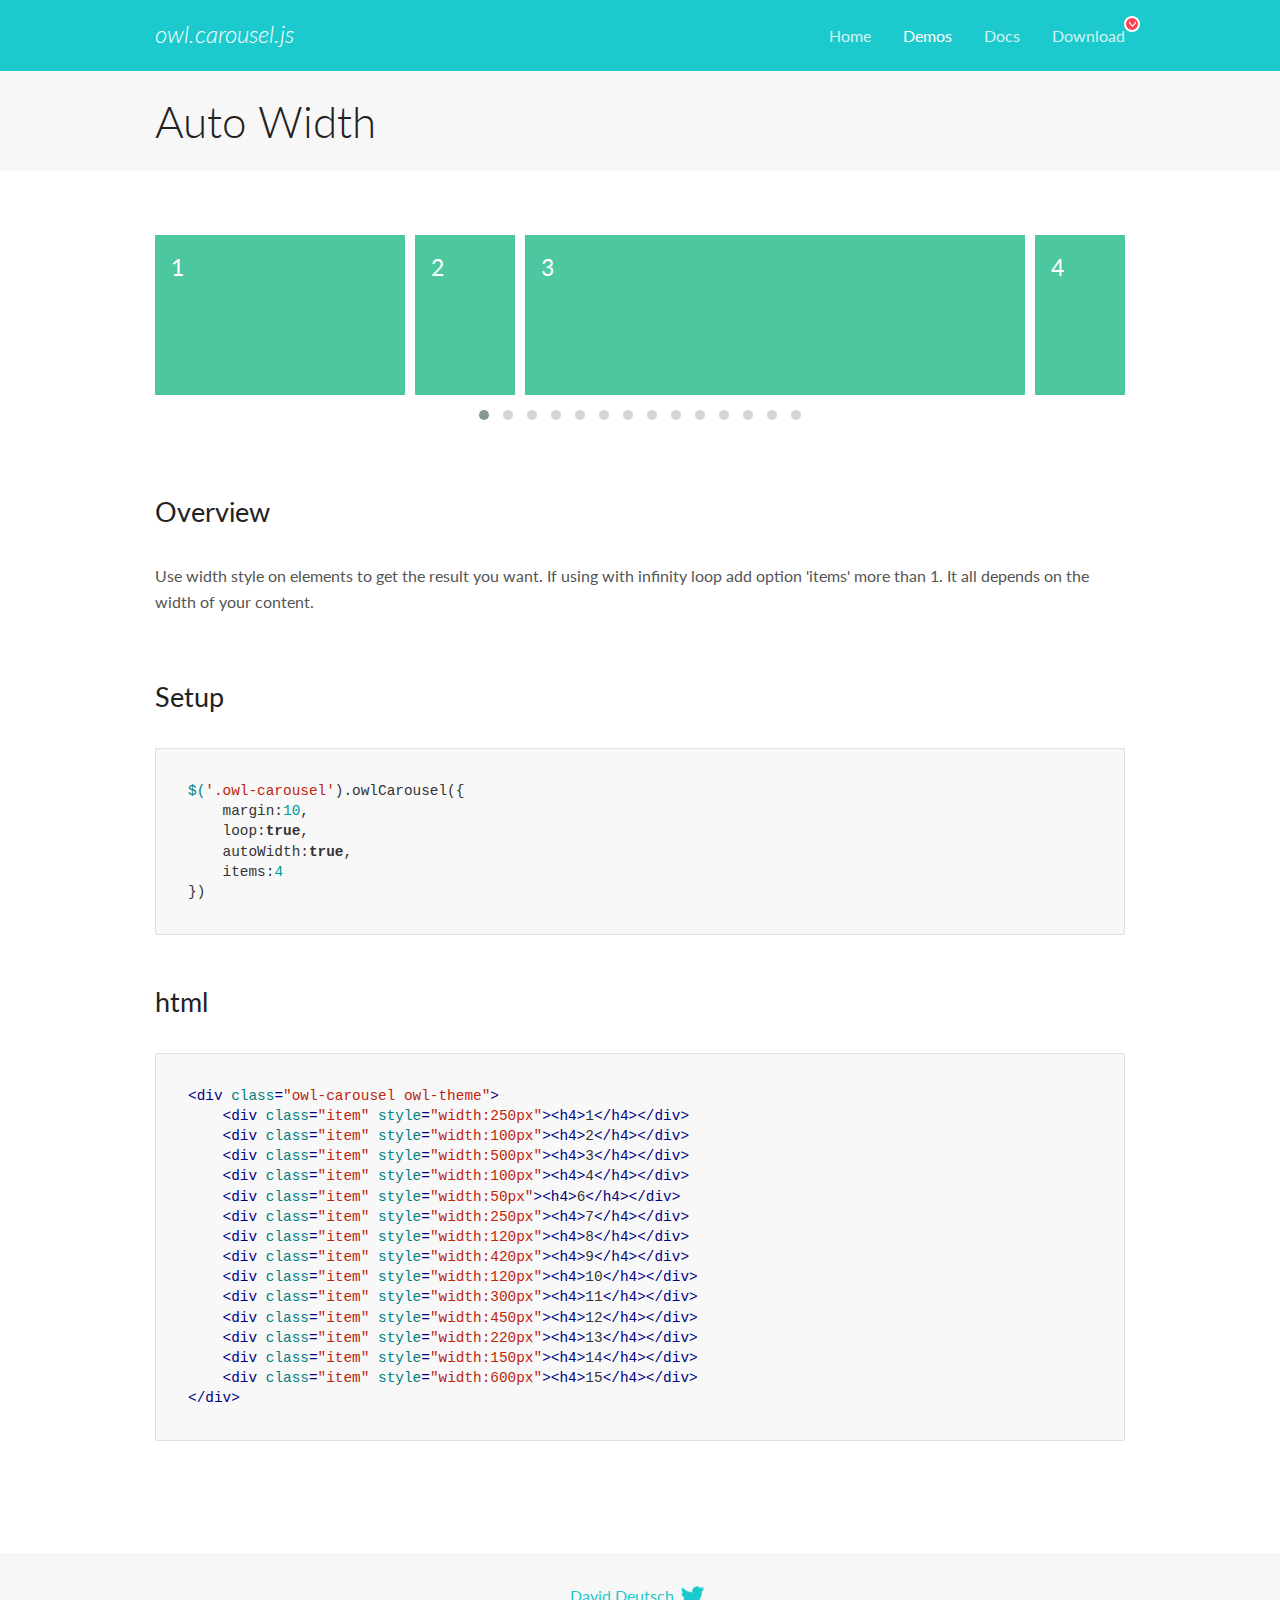
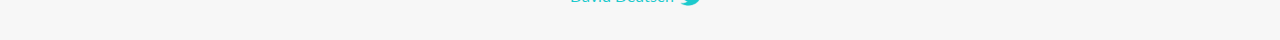
<file: javaScript/OwlCarousel2-2.3.4/docs/demos/autowidth.html>
<!DOCTYPE html>
<html lang="en">
  <head>

    <!-- head -->
    <meta charset="utf-8">
    <meta name="msapplication-tap-highlight" content="no" />
    <meta name="viewport" content="width=device-width, initial-scale=1.0" />
    <meta name="description" content="Auto Width">
    <meta name="author" content="David Deutsch">
    <title>
      Auto Width Demo | Owl Carousel | 2.3.4
    </title>

    <!-- Stylesheets -->
    <link href='https://fonts.googleapis.com/css?family=Lato:300,400,700,400italic,300italic' rel='stylesheet' type='text/css'>
    <link rel="stylesheet" href="../assets/css/docs.theme.min.css">

    <!-- Owl Stylesheets -->
    <link rel="stylesheet" href="../assets/owlcarousel/assets/owl.carousel.min.css">
    <link rel="stylesheet" href="../assets/owlcarousel/assets/owl.theme.default.min.css">

    <!-- HTML5 shim and Respond.js IE8 support of HTML5 elements and media queries -->

    <!--[if lt IE 9]>
      <script src="https://oss.maxcdn.com/libs/html5shiv/3.7.0/html5shiv.js"></script>
      <script src="https://oss.maxcdn.com/libs/respond.js/1.3.0/respond.min.js"></script>
    <![endif]-->

    <!-- Favicons -->
    <link rel="apple-touch-icon-precomposed" sizes="144x144" href="../assets/ico/apple-touch-icon-144-precomposed.png">
    <link rel="shortcut icon" href="../assets/ico/favicon.png">
    <link rel="shortcut icon" href="favicon.ico">

    <!-- Yeah i know js should not be in header. Its required for demos.-->

    <!-- javascript -->
    <script src="../assets/vendors/jquery.min.js"></script>
    <script src="../assets/owlcarousel/owl.carousel.js"></script>
  </head>
  <body>

    <!-- header -->
    <header class="header">
      <div class="row">
        <div class="large-12 columns">
          <div class="brand left">
            <h3>
              <a href="/OwlCarousel2/">owl.carousel.js</a> 
            </h3>
          </div>
          <a id="toggle-nav" class="right">
            <span></span> <span></span> <span></span> 
          </a> 
          <div class="nav-bar">
            <ul class="clearfix">
              <li> <a href="/OwlCarousel2/index.html">Home</a>  </li>
              <li class="active">
                <a href="/OwlCarousel2/demos/demos.html">Demos</a> 
              </li>
              <li> <a href="/OwlCarousel2/docs/started-welcome.html">Docs</a>  </li>
              <li>
                <a href="https://github.com/OwlCarousel2/OwlCarousel2/archive/2.3.4.zip">Download</a> 
                <span class="download"></span> 
              </li>
            </ul>
          </div>
        </div>
      </div>
    </header>

    <!-- title -->
    <section class="title">
      <div class="row">
        <div class="large-12 columns">
          <h1>Auto Width</h1>
        </div>
      </div>
    </section>

    <!--  Demos -->
    <section id="demos">
      <div class="row">
        <div class="large-12 columns">
          <div class="owl-carousel owl-theme">
            <div class="item" style="width:250px">
              <h4>1</h4>
            </div>
            <div class="item" style="width:100px">
              <h4>2</h4>
            </div>
            <div class="item" style="width:500px">
              <h4>3</h4>
            </div>
            <div class="item" style="width:100px">
              <h4>4</h4>
            </div>
            <div class="item" style="width:50px">
              <h4>6</h4>
            </div>
            <div class="item" style="width:250px">
              <h4>7</h4>
            </div>
            <div class="item" style="width:120px">
              <h4>8</h4>
            </div>
            <div class="item" style="width:420px">
              <h4>9</h4>
            </div>
            <div class="item" style="width:120px">
              <h4>10</h4>
            </div>
            <div class="item" style="width:300px">
              <h4>11</h4>
            </div>
            <div class="item" style="width:450px">
              <h4>12</h4>
            </div>
            <div class="item" style="width:220px">
              <h4>13</h4>
            </div>
            <div class="item" style="width:150px">
              <h4>14</h4>
            </div>
            <div class="item" style="width:600px">
              <h4>15</h4>
            </div>
          </div>
          <h3 id="overview">Overview</h3>
          <p>Use width style on elements to get the result you want. If using with infinity loop add option &#39;items&#39; more than 1. It all depends on the width of your content.</p>
          <h3 id="setup">Setup</h3>
          <pre><code>$(&#39;.owl-carousel&#39;).owlCarousel({
    margin:10,
    loop:true,
    autoWidth:true,
    items:4
})</code></pre>
          <h3 id="html">html</h3>
          <pre><code>&lt;div class=&quot;owl-carousel owl-theme&quot;&gt;
    &lt;div class=&quot;item&quot; style=&quot;width:250px&quot;&gt;&lt;h4&gt;1&lt;/h4&gt;&lt;/div&gt;
    &lt;div class=&quot;item&quot; style=&quot;width:100px&quot;&gt;&lt;h4&gt;2&lt;/h4&gt;&lt;/div&gt;
    &lt;div class=&quot;item&quot; style=&quot;width:500px&quot;&gt;&lt;h4&gt;3&lt;/h4&gt;&lt;/div&gt;
    &lt;div class=&quot;item&quot; style=&quot;width:100px&quot;&gt;&lt;h4&gt;4&lt;/h4&gt;&lt;/div&gt;
    &lt;div class=&quot;item&quot; style=&quot;width:50px&quot;&gt;&lt;h4&gt;6&lt;/h4&gt;&lt;/div&gt;
    &lt;div class=&quot;item&quot; style=&quot;width:250px&quot;&gt;&lt;h4&gt;7&lt;/h4&gt;&lt;/div&gt;
    &lt;div class=&quot;item&quot; style=&quot;width:120px&quot;&gt;&lt;h4&gt;8&lt;/h4&gt;&lt;/div&gt;
    &lt;div class=&quot;item&quot; style=&quot;width:420px&quot;&gt;&lt;h4&gt;9&lt;/h4&gt;&lt;/div&gt;
    &lt;div class=&quot;item&quot; style=&quot;width:120px&quot;&gt;&lt;h4&gt;10&lt;/h4&gt;&lt;/div&gt;
    &lt;div class=&quot;item&quot; style=&quot;width:300px&quot;&gt;&lt;h4&gt;11&lt;/h4&gt;&lt;/div&gt;
    &lt;div class=&quot;item&quot; style=&quot;width:450px&quot;&gt;&lt;h4&gt;12&lt;/h4&gt;&lt;/div&gt;
    &lt;div class=&quot;item&quot; style=&quot;width:220px&quot;&gt;&lt;h4&gt;13&lt;/h4&gt;&lt;/div&gt;
    &lt;div class=&quot;item&quot; style=&quot;width:150px&quot;&gt;&lt;h4&gt;14&lt;/h4&gt;&lt;/div&gt;
    &lt;div class=&quot;item&quot; style=&quot;width:600px&quot;&gt;&lt;h4&gt;15&lt;/h4&gt;&lt;/div&gt;
&lt;/div&gt;</code></pre>
          <script>
            $(document).ready(function() {
              $('.owl-carousel').owlCarousel({
                margin: 10,
                loop: true,
                autoWidth: true,
                items: 4
              })
            })
          </script>
        </div>
      </div>
    </section>

    <!-- footer -->
    <footer class="footer">
      <div class="row">
        <div class="large-12 columns">
          <h5>
            <a href="/OwlCarousel2/docs/support-contact.html">David Deutsch</a> 
            <a id="custom-tweet-button" href="https://twitter.com/share?url=https://github.com/OwlCarousel2/OwlCarousel2&text=Owl Carousel - This is so awesome! " target="_blank"></a> 
          </h5>
        </div>
      </div>
    </footer>

    <!-- vendors -->
    <script src="../assets/vendors/highlight.js"></script>
    <script src="../assets/js/app.js"></script>
  </body>
</html>
</file>
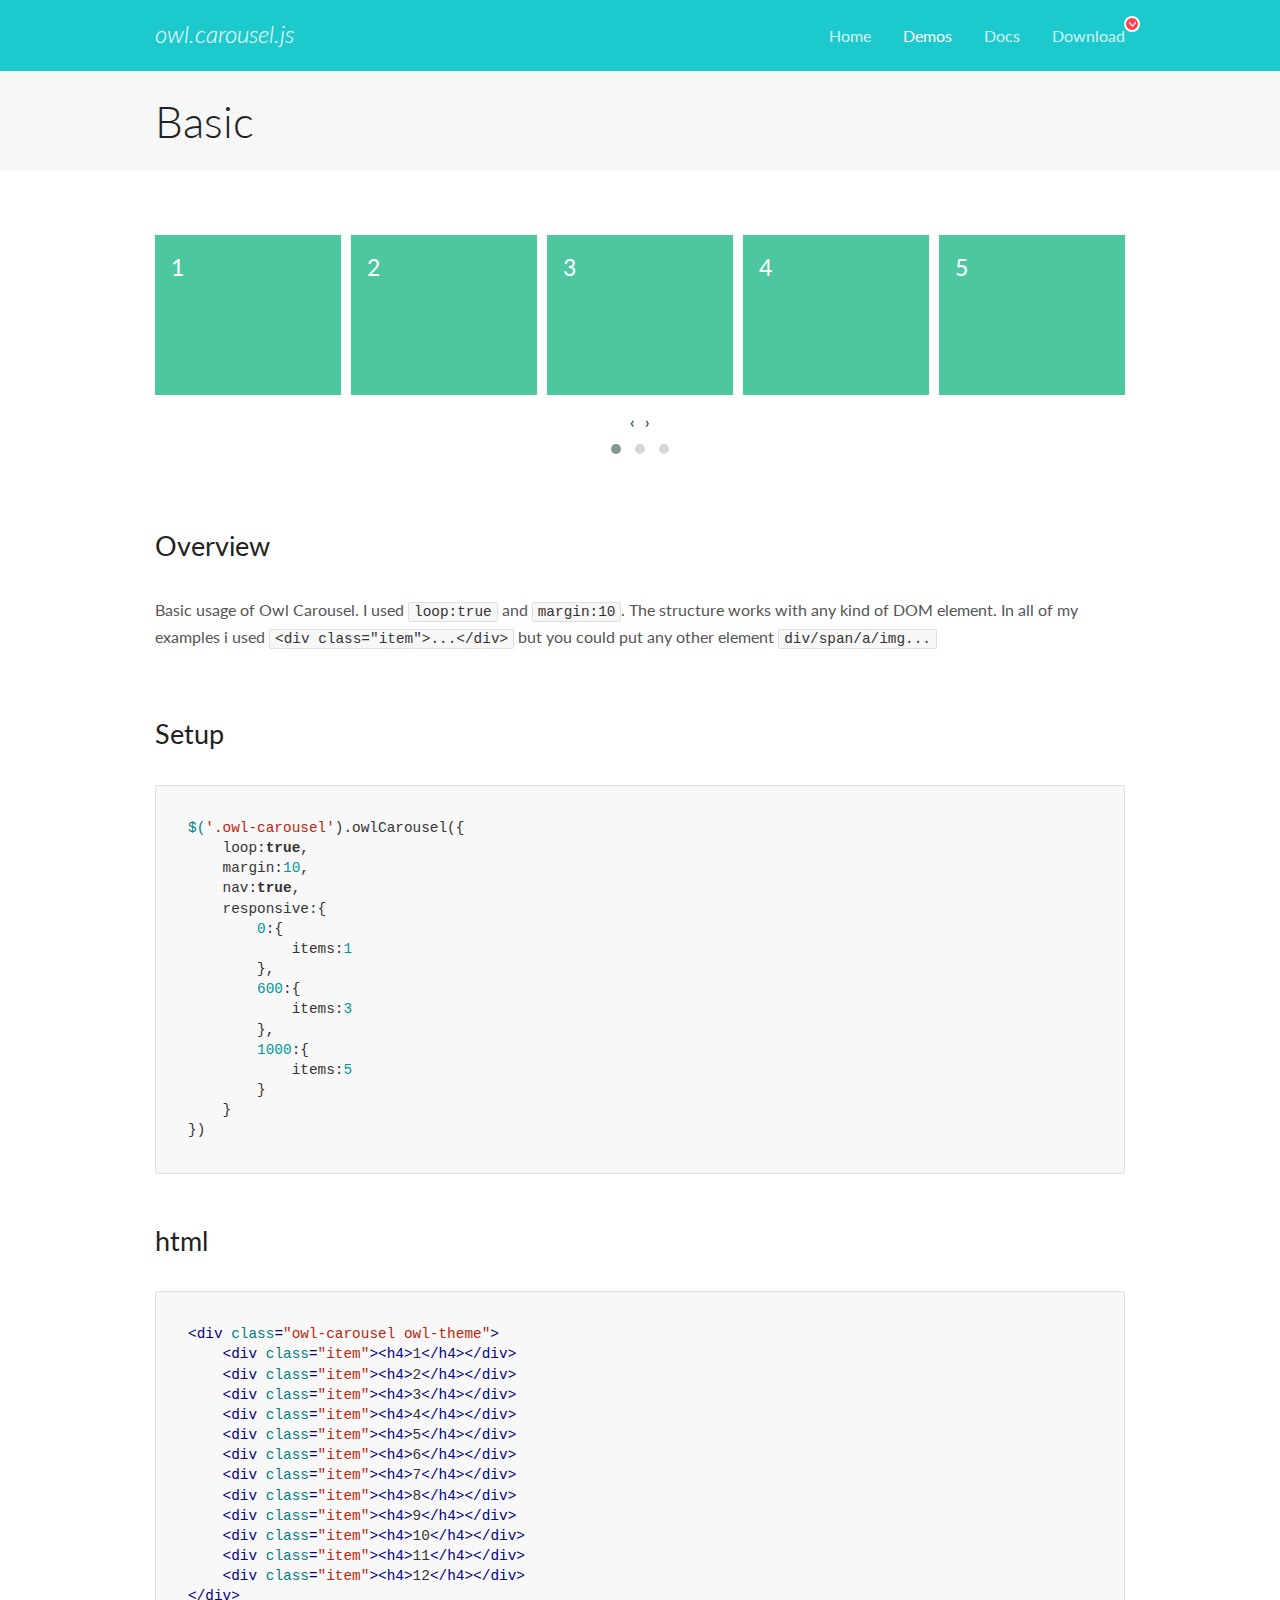
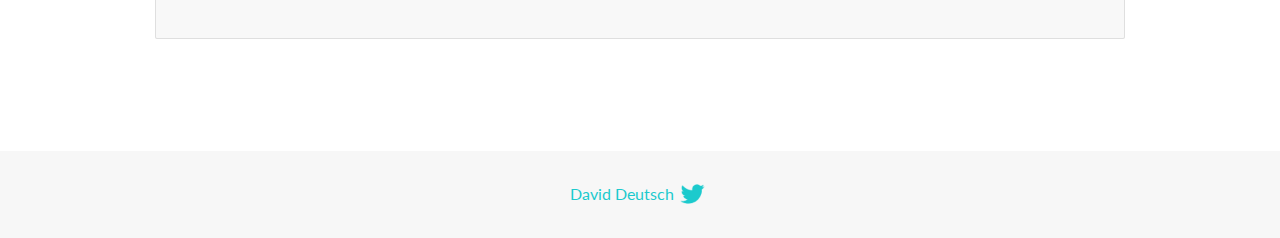
<file: javaScript/OwlCarousel2-2.3.4/docs/demos/basic.html>
<!DOCTYPE html>
<html lang="en">
  <head>

    <!-- head -->
    <meta charset="utf-8">
    <meta name="msapplication-tap-highlight" content="no" />
    <meta name="viewport" content="width=device-width, initial-scale=1.0" />
    <meta name="description" content="Basic usage demo">
    <meta name="author" content="David Deutsch">
    <title>
      Basic Demo | Owl Carousel | 2.3.4
    </title>

    <!-- Stylesheets -->
    <link href='https://fonts.googleapis.com/css?family=Lato:300,400,700,400italic,300italic' rel='stylesheet' type='text/css'>
    <link rel="stylesheet" href="../assets/css/docs.theme.min.css">

    <!-- Owl Stylesheets -->
    <link rel="stylesheet" href="../assets/owlcarousel/assets/owl.carousel.min.css">
    <link rel="stylesheet" href="../assets/owlcarousel/assets/owl.theme.default.min.css">

    <!-- HTML5 shim and Respond.js IE8 support of HTML5 elements and media queries -->

    <!--[if lt IE 9]>
      <script src="https://oss.maxcdn.com/libs/html5shiv/3.7.0/html5shiv.js"></script>
      <script src="https://oss.maxcdn.com/libs/respond.js/1.3.0/respond.min.js"></script>
    <![endif]-->

    <!-- Favicons -->
    <link rel="apple-touch-icon-precomposed" sizes="144x144" href="../assets/ico/apple-touch-icon-144-precomposed.png">
    <link rel="shortcut icon" href="../assets/ico/favicon.png">
    <link rel="shortcut icon" href="favicon.ico">

    <!-- Yeah i know js should not be in header. Its required for demos.-->

    <!-- javascript -->
    <script src="../assets/vendors/jquery.min.js"></script>
    <script src="../assets/owlcarousel/owl.carousel.js"></script>
  </head>
  <body>

    <!-- header -->
    <header class="header">
      <div class="row">
        <div class="large-12 columns">
          <div class="brand left">
            <h3>
              <a href="/OwlCarousel2/">owl.carousel.js</a> 
            </h3>
          </div>
          <a id="toggle-nav" class="right">
            <span></span> <span></span> <span></span> 
          </a> 
          <div class="nav-bar">
            <ul class="clearfix">
              <li> <a href="/OwlCarousel2/index.html">Home</a>  </li>
              <li class="active">
                <a href="/OwlCarousel2/demos/demos.html">Demos</a> 
              </li>
              <li> <a href="/OwlCarousel2/docs/started-welcome.html">Docs</a>  </li>
              <li>
                <a href="https://github.com/OwlCarousel2/OwlCarousel2/archive/2.3.4.zip">Download</a> 
                <span class="download"></span> 
              </li>
            </ul>
          </div>
        </div>
      </div>
    </header>

    <!-- title -->
    <section class="title">
      <div class="row">
        <div class="large-12 columns">
          <h1>Basic</h1>
        </div>
      </div>
    </section>

    <!--  Demos -->
    <section id="demos">
      <div class="row">
        <div class="large-12 columns">
          <div class="owl-carousel owl-theme">
            <div class="item">
              <h4>1</h4>
            </div>
            <div class="item">
              <h4>2</h4>
            </div>
            <div class="item">
              <h4>3</h4>
            </div>
            <div class="item">
              <h4>4</h4>
            </div>
            <div class="item">
              <h4>5</h4>
            </div>
            <div class="item">
              <h4>6</h4>
            </div>
            <div class="item">
              <h4>7</h4>
            </div>
            <div class="item">
              <h4>8</h4>
            </div>
            <div class="item">
              <h4>9</h4>
            </div>
            <div class="item">
              <h4>10</h4>
            </div>
            <div class="item">
              <h4>11</h4>
            </div>
            <div class="item">
              <h4>12</h4>
            </div>
          </div>
          <h3 id="overview">Overview</h3>
          <p>Basic usage of Owl Carousel. I used <code>loop:true</code> and <code>margin:10</code>. The structure works with any kind of DOM element. In all of my examples i used <code>&lt;div class=&quot;item&quot;&gt;...&lt;/div&gt;</code> but you could
            put any other element <code>div/span/a/img...</code></p>
          <h3 id="setup">Setup</h3>
          <pre><code>$(&#39;.owl-carousel&#39;).owlCarousel({
    loop:true,
    margin:10,
    nav:true,
    responsive:{
        0:{
            items:1
        },
        600:{
            items:3
        },
        1000:{
            items:5
        }
    }
})</code></pre>
          <h3 id="html">html</h3>
          <pre><code>&lt;div class=&quot;owl-carousel owl-theme&quot;&gt;
    &lt;div class=&quot;item&quot;&gt;&lt;h4&gt;1&lt;/h4&gt;&lt;/div&gt;
    &lt;div class=&quot;item&quot;&gt;&lt;h4&gt;2&lt;/h4&gt;&lt;/div&gt;
    &lt;div class=&quot;item&quot;&gt;&lt;h4&gt;3&lt;/h4&gt;&lt;/div&gt;
    &lt;div class=&quot;item&quot;&gt;&lt;h4&gt;4&lt;/h4&gt;&lt;/div&gt;
    &lt;div class=&quot;item&quot;&gt;&lt;h4&gt;5&lt;/h4&gt;&lt;/div&gt;
    &lt;div class=&quot;item&quot;&gt;&lt;h4&gt;6&lt;/h4&gt;&lt;/div&gt;
    &lt;div class=&quot;item&quot;&gt;&lt;h4&gt;7&lt;/h4&gt;&lt;/div&gt;
    &lt;div class=&quot;item&quot;&gt;&lt;h4&gt;8&lt;/h4&gt;&lt;/div&gt;
    &lt;div class=&quot;item&quot;&gt;&lt;h4&gt;9&lt;/h4&gt;&lt;/div&gt;
    &lt;div class=&quot;item&quot;&gt;&lt;h4&gt;10&lt;/h4&gt;&lt;/div&gt;
    &lt;div class=&quot;item&quot;&gt;&lt;h4&gt;11&lt;/h4&gt;&lt;/div&gt;
    &lt;div class=&quot;item&quot;&gt;&lt;h4&gt;12&lt;/h4&gt;&lt;/div&gt;
&lt;/div&gt;</code></pre>
          <script>
            $(document).ready(function() {
              var owl = $('.owl-carousel');
              owl.owlCarousel({
                margin: 10,
                nav: true,
                loop: true,
                responsive: {
                  0: {
                    items: 1
                  },
                  600: {
                    items: 3
                  },
                  1000: {
                    items: 5
                  }
                }
              })
            })
          </script>
        </div>
      </div>
    </section>

    <!-- footer -->
    <footer class="footer">
      <div class="row">
        <div class="large-12 columns">
          <h5>
            <a href="/OwlCarousel2/docs/support-contact.html">David Deutsch</a> 
            <a id="custom-tweet-button" href="https://twitter.com/share?url=https://github.com/OwlCarousel2/OwlCarousel2&text=Owl Carousel - This is so awesome! " target="_blank"></a> 
          </h5>
        </div>
      </div>
    </footer>

    <!-- vendors -->
    <script src="../assets/vendors/highlight.js"></script>
    <script src="../assets/js/app.js"></script>
  </body>
</html>
</file>
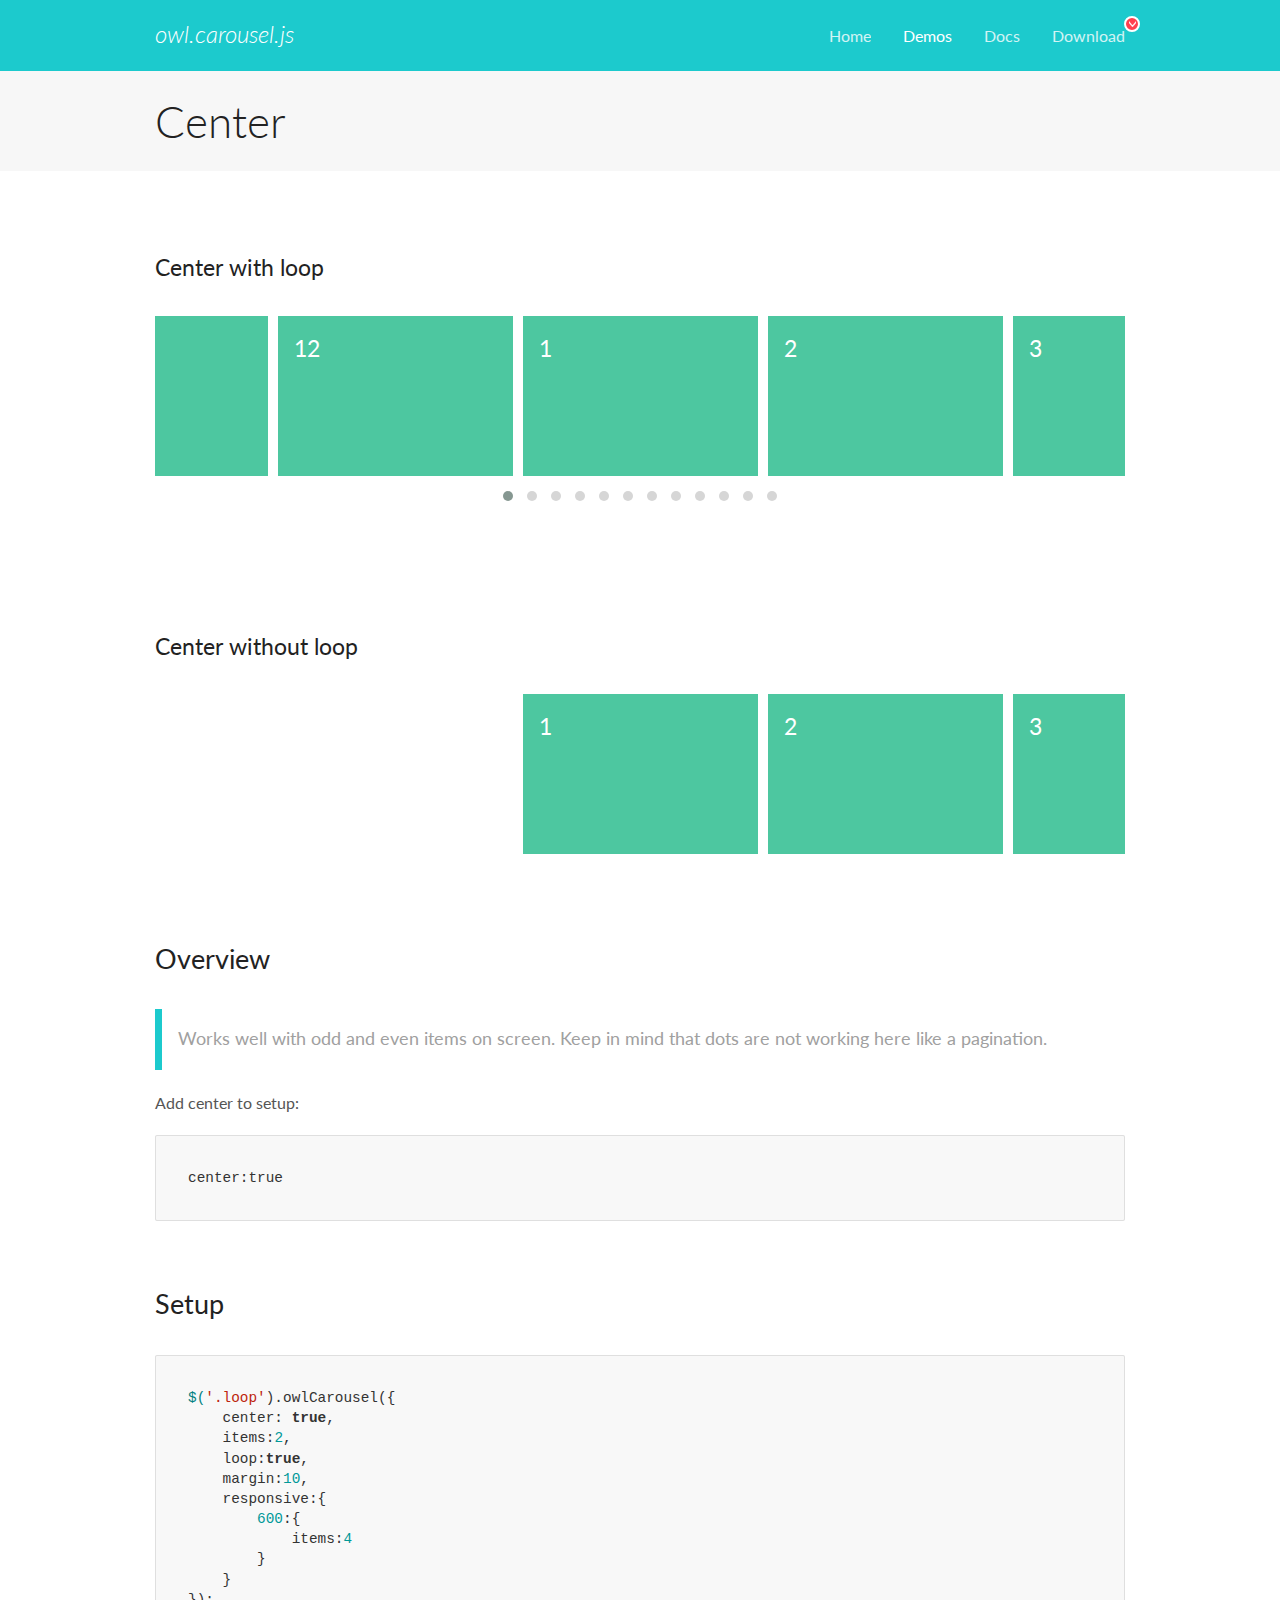
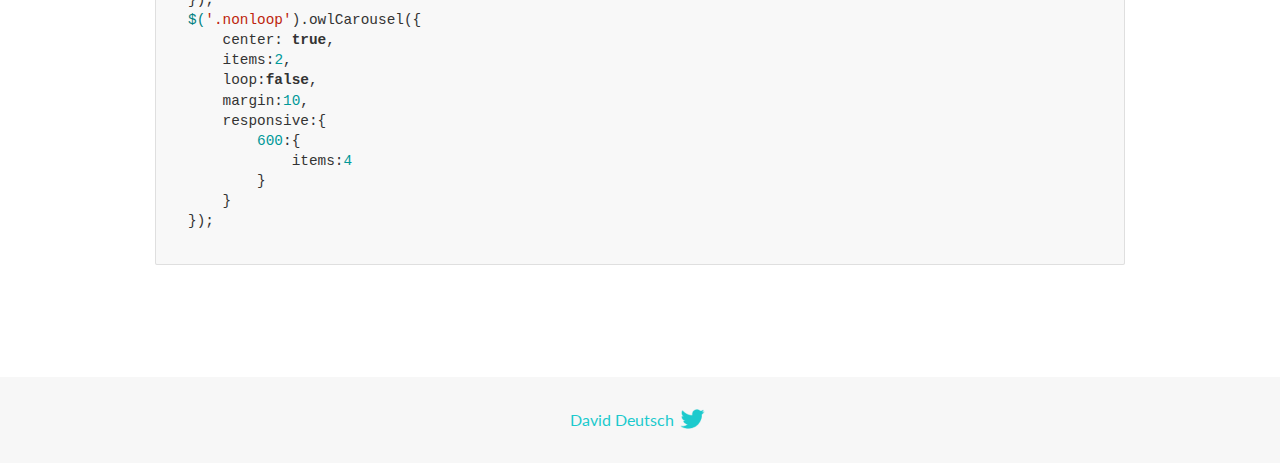
<file: javaScript/OwlCarousel2-2.3.4/docs/demos/center.html>
<!DOCTYPE html>
<html lang="en">
  <head>

    <!-- head -->
    <meta charset="utf-8">
    <meta name="msapplication-tap-highlight" content="no" />
    <meta name="viewport" content="width=device-width, initial-scale=1.0" />
    <meta name="description" content="Center carousel">
    <meta name="author" content="David Deutsch">
    <title>
      Center Demo | Owl Carousel | 2.3.4
    </title>

    <!-- Stylesheets -->
    <link href='https://fonts.googleapis.com/css?family=Lato:300,400,700,400italic,300italic' rel='stylesheet' type='text/css'>
    <link rel="stylesheet" href="../assets/css/docs.theme.min.css">

    <!-- Owl Stylesheets -->
    <link rel="stylesheet" href="../assets/owlcarousel/assets/owl.carousel.min.css">
    <link rel="stylesheet" href="../assets/owlcarousel/assets/owl.theme.default.min.css">

    <!-- HTML5 shim and Respond.js IE8 support of HTML5 elements and media queries -->

    <!--[if lt IE 9]>
      <script src="https://oss.maxcdn.com/libs/html5shiv/3.7.0/html5shiv.js"></script>
      <script src="https://oss.maxcdn.com/libs/respond.js/1.3.0/respond.min.js"></script>
    <![endif]-->

    <!-- Favicons -->
    <link rel="apple-touch-icon-precomposed" sizes="144x144" href="../assets/ico/apple-touch-icon-144-precomposed.png">
    <link rel="shortcut icon" href="../assets/ico/favicon.png">
    <link rel="shortcut icon" href="favicon.ico">

    <!-- Yeah i know js should not be in header. Its required for demos.-->

    <!-- javascript -->
    <script src="../assets/vendors/jquery.min.js"></script>
    <script src="../assets/owlcarousel/owl.carousel.js"></script>
  </head>
  <body>

    <!-- header -->
    <header class="header">
      <div class="row">
        <div class="large-12 columns">
          <div class="brand left">
            <h3>
              <a href="/OwlCarousel2/">owl.carousel.js</a> 
            </h3>
          </div>
          <a id="toggle-nav" class="right">
            <span></span> <span></span> <span></span> 
          </a> 
          <div class="nav-bar">
            <ul class="clearfix">
              <li> <a href="/OwlCarousel2/index.html">Home</a>  </li>
              <li class="active">
                <a href="/OwlCarousel2/demos/demos.html">Demos</a> 
              </li>
              <li> <a href="/OwlCarousel2/docs/started-welcome.html">Docs</a>  </li>
              <li>
                <a href="https://github.com/OwlCarousel2/OwlCarousel2/archive/2.3.4.zip">Download</a> 
                <span class="download"></span> 
              </li>
            </ul>
          </div>
        </div>
      </div>
    </header>

    <!-- title -->
    <section class="title">
      <div class="row">
        <div class="large-12 columns">
          <h1>Center</h1>
        </div>
      </div>
    </section>

    <!--  Demos -->
    <section id="demos">
      <div class="row">
        <div class="large-12 columns">
          <h4 id="center-with-loop">Center with loop</h4>
          <div class="loop owl-carousel owl-theme">
            <div class="item">
              <h4>1</h4>
            </div>
            <div class="item">
              <h4>2</h4>
            </div>
            <div class="item">
              <h4>3</h4>
            </div>
            <div class="item">
              <h4>4</h4>
            </div>
            <div class="item">
              <h4>5</h4>
            </div>
            <div class="item">
              <h4>6</h4>
            </div>
            <div class="item">
              <h4>7</h4>
            </div>
            <div class="item">
              <h4>8</h4>
            </div>
            <div class="item">
              <h4>9</h4>
            </div>
            <div class="item">
              <h4>10</h4>
            </div>
            <div class="item">
              <h4>11</h4>
            </div>
            <div class="item">
              <h4>12</h4>
            </div>
          </div>
          <br>
          <h4 id="center-without-loop">Center without loop</h4>
          <div class="nonloop owl-carousel">
            <div class="item">
              <h4>1</h4>
            </div>
            <div class="item">
              <h4>2</h4>
            </div>
            <div class="item">
              <h4>3</h4>
            </div>
            <div class="item">
              <h4>4</h4>
            </div>
            <div class="item">
              <h4>5</h4>
            </div>
            <div class="item">
              <h4>6</h4>
            </div>
            <div class="item">
              <h4>7</h4>
            </div>
            <div class="item">
              <h4>8</h4>
            </div>
            <div class="item">
              <h4>9</h4>
            </div>
            <div class="item">
              <h4>10</h4>
            </div>
            <div class="item">
              <h4>11</h4>
            </div>
            <div class="item">
              <h4>12</h4>
            </div>
          </div>
          <h3 id="overview">Overview</h3>
          <blockquote>
            <p>Works well with odd and even items on screen. Keep in mind that dots are not working here like a pagination.</p>
          </blockquote>
          <p>Add center to setup:</p>
          <pre><code>center:true</code></pre>
          <h3 id="setup">Setup</h3>
          <pre><code>$(&#39;.loop&#39;).owlCarousel({
    center: true,
    items:2,
    loop:true,
    margin:10,
    responsive:{
        600:{
            items:4
        }
    }
});
$(&#39;.nonloop&#39;).owlCarousel({
    center: true,
    items:2,
    loop:false,
    margin:10,
    responsive:{
        600:{
            items:4
        }
    }
});</code></pre>
          <script>
            jQuery(document).ready(function($) {
              $('.loop').owlCarousel({
                center: true,
                items: 2,
                loop: true,
                margin: 10,
                responsive: {
                  600: {
                    items: 4
                  }
                }
              });
              $('.nonloop').owlCarousel({
                center: true,
                items: 2,
                loop: false,
                margin: 10,
                responsive: {
                  600: {
                    items: 4
                  }
                }
              });
            });
          </script>
        </div>
      </div>
    </section>

    <!-- footer -->
    <footer class="footer">
      <div class="row">
        <div class="large-12 columns">
          <h5>
            <a href="/OwlCarousel2/docs/support-contact.html">David Deutsch</a> 
            <a id="custom-tweet-button" href="https://twitter.com/share?url=https://github.com/OwlCarousel2/OwlCarousel2&text=Owl Carousel - This is so awesome! " target="_blank"></a> 
          </h5>
        </div>
      </div>
    </footer>

    <!-- vendors -->
    <script src="../assets/vendors/highlight.js"></script>
    <script src="../assets/js/app.js"></script>
  </body>
</html>
</file>
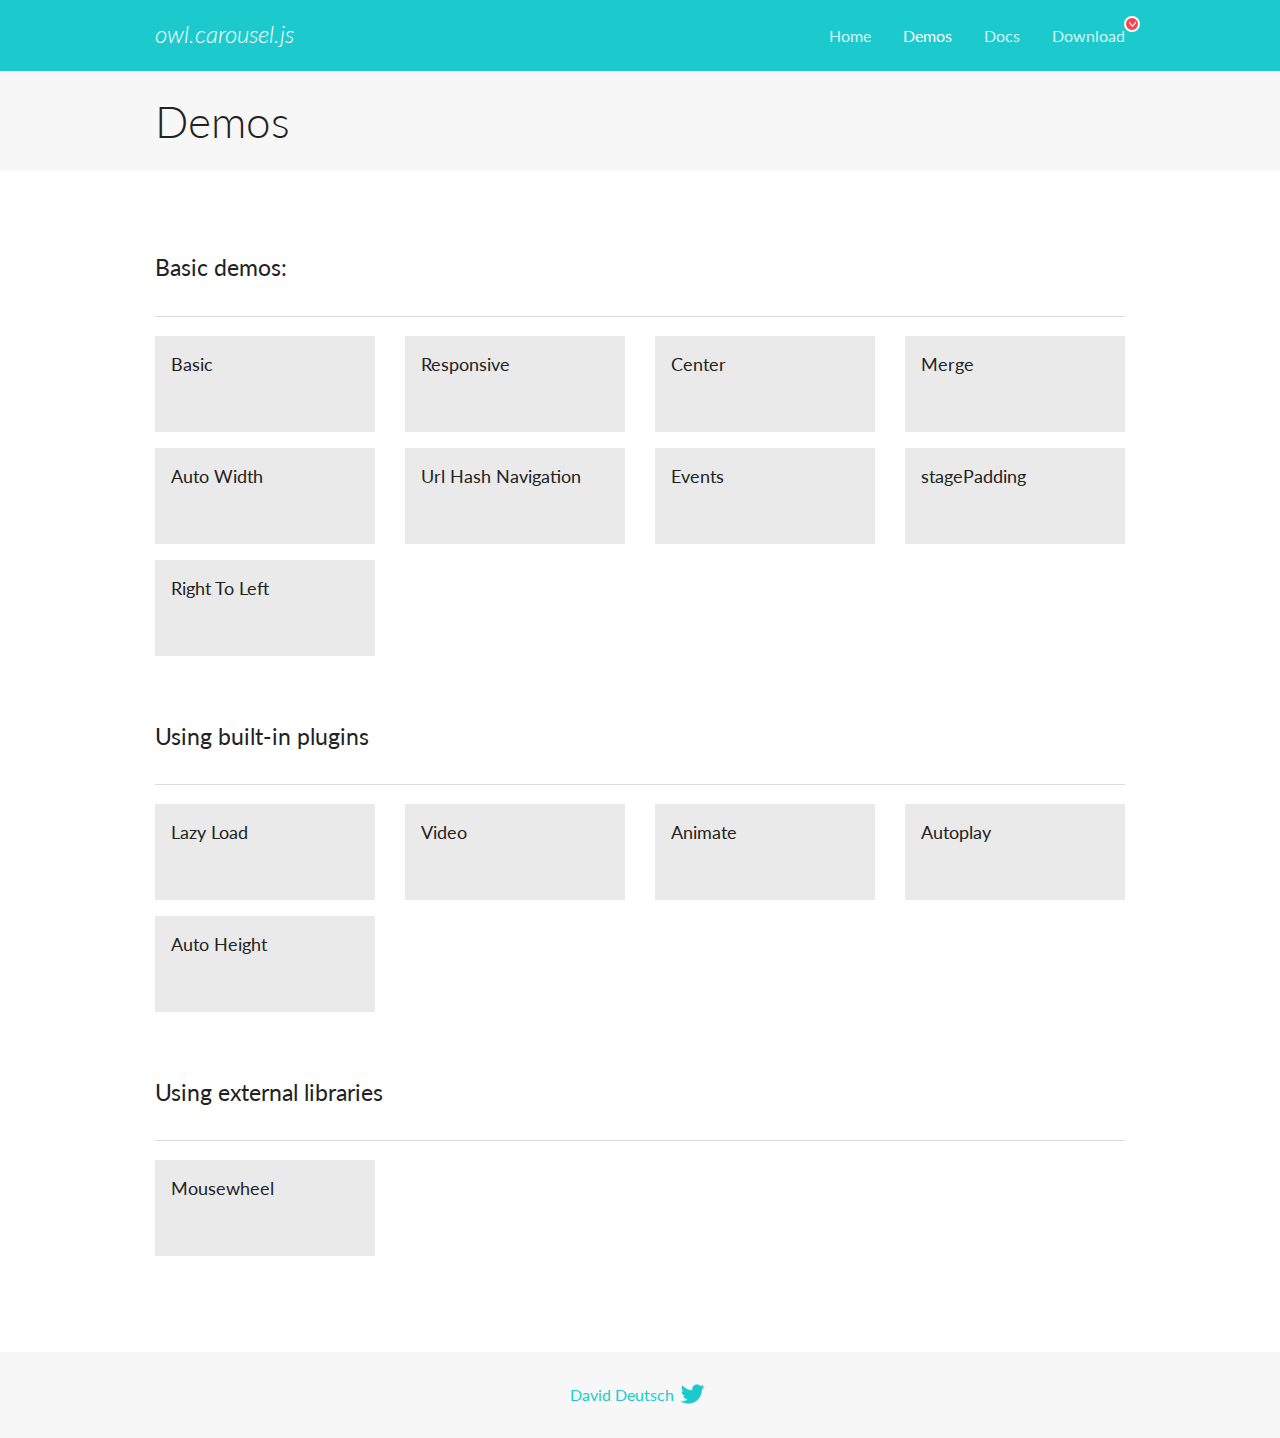
<file: javaScript/OwlCarousel2-2.3.4/docs/demos/demos.html>
<!DOCTYPE html>
<html lang="en">
  <head>

    <!-- head -->
    <meta charset="utf-8">
    <meta name="msapplication-tap-highlight" content="no" />
    <meta name="viewport" content="width=device-width, initial-scale=1.0" />
    <meta name="description" content="A list of Owl Carousel examples.">
    <meta name="author" content="David Deutsch">
    <title>
      Demos | Owl Carousel | 2.3.4
    </title>

    <!-- Stylesheets -->
    <link href='https://fonts.googleapis.com/css?family=Lato:300,400,700,400italic,300italic' rel='stylesheet' type='text/css'>
    <link rel="stylesheet" href="../assets/css/docs.theme.min.css">

    <!-- Owl Stylesheets -->
    <link rel="stylesheet" href="../assets/owlcarousel/assets/owl.carousel.min.css">
    <link rel="stylesheet" href="../assets/owlcarousel/assets/owl.theme.default.min.css">

    <!-- HTML5 shim and Respond.js IE8 support of HTML5 elements and media queries -->

    <!--[if lt IE 9]>
      <script src="https://oss.maxcdn.com/libs/html5shiv/3.7.0/html5shiv.js"></script>
      <script src="https://oss.maxcdn.com/libs/respond.js/1.3.0/respond.min.js"></script>
    <![endif]-->

    <!-- Favicons -->
    <link rel="apple-touch-icon-precomposed" sizes="144x144" href="../assets/ico/apple-touch-icon-144-precomposed.png">
    <link rel="shortcut icon" href="../assets/ico/favicon.png">
    <link rel="shortcut icon" href="favicon.ico">

    <!-- Yeah i know js should not be in header. Its required for demos.-->

    <!-- javascript -->
    <script src="../assets/vendors/jquery.min.js"></script>
    <script src="../assets/owlcarousel/owl.carousel.js"></script>
  </head>
  <body>

    <!-- header -->
    <header class="header">
      <div class="row">
        <div class="large-12 columns">
          <div class="brand left">
            <h3>
              <a href="/OwlCarousel2/">owl.carousel.js</a> 
            </h3>
          </div>
          <a id="toggle-nav" class="right">
            <span></span> <span></span> <span></span> 
          </a> 
          <div class="nav-bar">
            <ul class="clearfix">
              <li> <a href="/OwlCarousel2/index.html">Home</a>  </li>
              <li class="active">
                <a href="/OwlCarousel2/demos/demos.html">Demos</a> 
              </li>
              <li> <a href="/OwlCarousel2/docs/started-welcome.html">Docs</a>  </li>
              <li>
                <a href="https://github.com/OwlCarousel2/OwlCarousel2/archive/2.3.4.zip">Download</a> 
                <span class="download"></span> 
              </li>
            </ul>
          </div>
        </div>
      </div>
    </header>

    <!-- title -->
    <section class="title">
      <div class="row">
        <div class="large-12 columns">
          <h1>Demos</h1>
        </div>
      </div>
    </section>

    <!--  Demos -->
    <section id="demos">
      <div class="row">
        <div class="large-12 columns">
          <h4 id="basic-demos-">Basic demos:</h4>
          <hr>
          <div class="demo-list">
            <div class="row">
              <div class="small-6 medium-4 large-3 columns">
                <a href="basic.html" class="demo-block">
                  <h5>Basic </h5>
                </a> 
              </div>
              <div class="small-6 medium-4 large-3 columns">
                <a href="responsive.html" class="demo-block">
                  <h5>Responsive </h5>
                </a> 
              </div>
              <div class="small-6 medium-4 large-3 columns">
                <a href="center.html" class="demo-block">
                  <h5>Center </h5>
                </a> 
              </div>
              <div class="small-6 medium-4 large-3 columns">
                <a href="merge.html" class="demo-block">
                  <h5>Merge </h5>
                </a> 
              </div>
              <div class="small-6 medium-4 large-3 columns">
                <a href="autowidth.html" class="demo-block">
                  <h5>Auto Width </h5>
                </a> 
              </div>
              <div class="small-6 medium-4 large-3 columns">
                <a href="urlhashnav.html" class="demo-block">
                  <h5>Url Hash Navigation </h5>
                </a> 
              </div>
              <div class="small-6 medium-4 large-3 columns">
                <a href="events.html" class="demo-block">
                  <h5>Events </h5>
                </a> 
              </div>
              <div class="small-6 medium-4 large-3 columns">
                <a href="stagepadding.html" class="demo-block">
                  <h5>stagePadding </h5>
                </a> 
              </div>
              <div class="small-6 medium-4 large-3 columns">
                <a href="rtl.html" class="demo-block">
                  <h5>Right To Left </h5>
                </a> 
              </div>
            </div>
          </div>
          <h4 id="using-built-in-plugins">Using built-in plugins</h4>
          <hr>
          <div class="demo-list">
            <div class="row">
              <div class="small-6 medium-4 large-3 columns">
                <a href="lazyLoad.html" class="demo-block">
                  <h5>Lazy Load </h5>
                </a> 
              </div>
              <div class="small-6 medium-4 large-3 columns">
                <a href="video.html" class="demo-block">
                  <h5>Video </h5>
                </a> 
              </div>
              <div class="small-6 medium-4 large-3 columns">
                <a href="animate.html" class="demo-block">
                  <h5>Animate </h5>
                </a> 
              </div>
              <div class="small-6 medium-4 large-3 columns">
                <a href="autoplay.html" class="demo-block">
                  <h5>Autoplay </h5>
                </a> 
              </div>
              <div class="small-6 medium-4 large-3 columns">
                <a href="autoheight.html" class="demo-block">
                  <h5>Auto Height </h5>
                </a> 
              </div>
            </div>
          </div>
          <h4 id="using-external-libraries">Using external libraries</h4>
          <hr>
          <div class="demo-list">
            <div class="row">
              <div class="small-6 medium-4 large-3 columns">
                <a href="mousewheel.html" class="demo-block">
                  <h5>Mousewheel </h5>
                </a> 
              </div>
            </div>
          </div>
        </div>
      </div>
    </section>

    <!-- footer -->
    <footer class="footer">
      <div class="row">
        <div class="large-12 columns">
          <h5>
            <a href="/OwlCarousel2/docs/support-contact.html">David Deutsch</a> 
            <a id="custom-tweet-button" href="https://twitter.com/share?url=https://github.com/OwlCarousel2/OwlCarousel2&text=Owl Carousel - This is so awesome! " target="_blank"></a> 
          </h5>
        </div>
      </div>
    </footer>

    <!-- vendors -->
    <script src="../assets/vendors/highlight.js"></script>
    <script src="../assets/js/app.js"></script>
  </body>
</html>
</file>
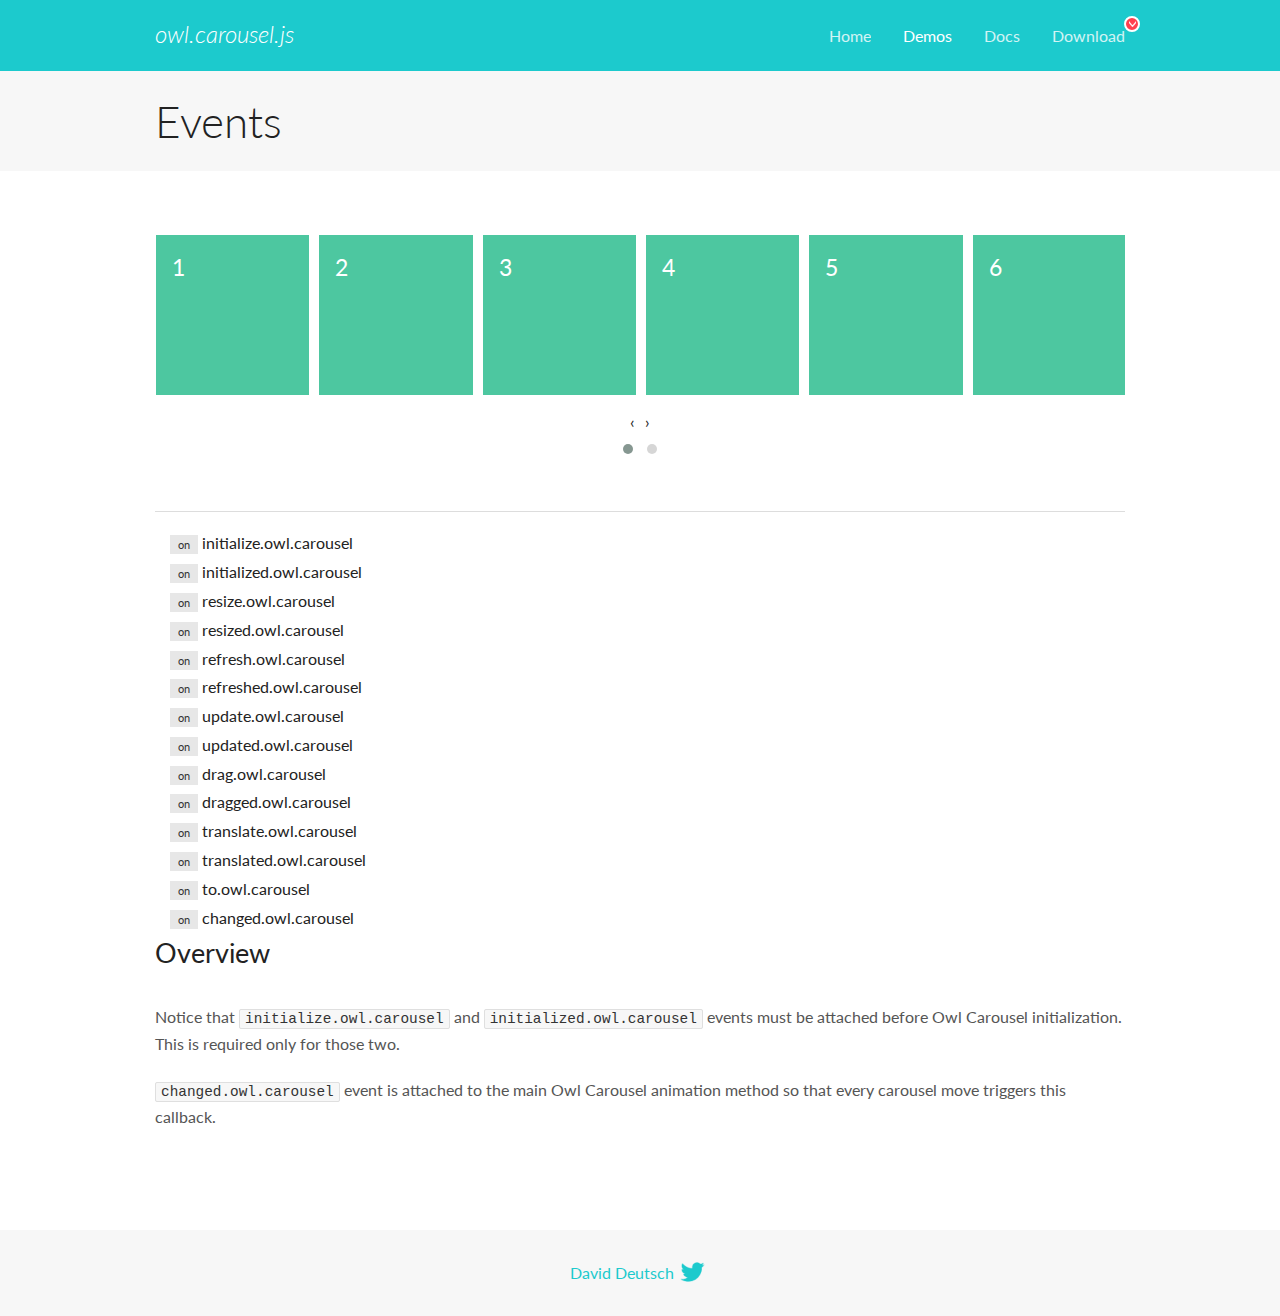
<file: javaScript/OwlCarousel2-2.3.4/docs/demos/events.html>
<!DOCTYPE html>
<html lang="en">
  <head>

    <!-- head -->
    <meta charset="utf-8">
    <meta name="msapplication-tap-highlight" content="no" />
    <meta name="viewport" content="width=device-width, initial-scale=1.0" />
    <meta name="description" content="Events usage demo">
    <meta name="author" content="David Deutsch">
    <title>
      Events Demo | Owl Carousel | 2.3.4
    </title>

    <!-- Stylesheets -->
    <link href='https://fonts.googleapis.com/css?family=Lato:300,400,700,400italic,300italic' rel='stylesheet' type='text/css'>
    <link rel="stylesheet" href="../assets/css/docs.theme.min.css">

    <!-- Owl Stylesheets -->
    <link rel="stylesheet" href="../assets/owlcarousel/assets/owl.carousel.min.css">
    <link rel="stylesheet" href="../assets/owlcarousel/assets/owl.theme.default.min.css">

    <!-- HTML5 shim and Respond.js IE8 support of HTML5 elements and media queries -->

    <!--[if lt IE 9]>
      <script src="https://oss.maxcdn.com/libs/html5shiv/3.7.0/html5shiv.js"></script>
      <script src="https://oss.maxcdn.com/libs/respond.js/1.3.0/respond.min.js"></script>
    <![endif]-->

    <!-- Favicons -->
    <link rel="apple-touch-icon-precomposed" sizes="144x144" href="../assets/ico/apple-touch-icon-144-precomposed.png">
    <link rel="shortcut icon" href="../assets/ico/favicon.png">
    <link rel="shortcut icon" href="favicon.ico">

    <!-- Yeah i know js should not be in header. Its required for demos.-->

    <!-- javascript -->
    <script src="../assets/vendors/jquery.min.js"></script>
    <script src="../assets/owlcarousel/owl.carousel.js"></script>
  </head>
  <body>

    <!-- header -->
    <header class="header">
      <div class="row">
        <div class="large-12 columns">
          <div class="brand left">
            <h3>
              <a href="/OwlCarousel2/">owl.carousel.js</a> 
            </h3>
          </div>
          <a id="toggle-nav" class="right">
            <span></span> <span></span> <span></span> 
          </a> 
          <div class="nav-bar">
            <ul class="clearfix">
              <li> <a href="/OwlCarousel2/index.html">Home</a>  </li>
              <li class="active">
                <a href="/OwlCarousel2/demos/demos.html">Demos</a> 
              </li>
              <li> <a href="/OwlCarousel2/docs/started-welcome.html">Docs</a>  </li>
              <li>
                <a href="https://github.com/OwlCarousel2/OwlCarousel2/archive/2.3.4.zip">Download</a> 
                <span class="download"></span> 
              </li>
            </ul>
          </div>
        </div>
      </div>
    </header>

    <!-- title -->
    <section class="title">
      <div class="row">
        <div class="large-12 columns">
          <h1>Events</h1>
        </div>
      </div>
    </section>

    <!--  Demos -->
    <section id="demos">
      <div class="row">
        <div class="large-12 columns">
          <div class="owl-carousel owl-theme">
            <div class="item">
              <h4>1</h4>
            </div>
            <div class="item">
              <h4>2</h4>
            </div>
            <div class="item">
              <h4>3</h4>
            </div>
            <div class="item">
              <h4>4</h4>
            </div>
            <div class="item">
              <h4>5</h4>
            </div>
            <div class="item">
              <h4>6</h4>
            </div>
            <div class="item">
              <h4>7</h4>
            </div>
            <div class="item">
              <h4>8</h4>
            </div>
            <div class="item">
              <h4>9</h4>
            </div>
            <div class="item">
              <h4>10</h4>
            </div>
            <div class="item">
              <h4>11</h4>
            </div>
            <div class="item">
              <h4>12</h4>
            </div>
          </div>
          <hr>
          <div class="large-12 columns callbacks">
            <div><span class="label secondary initialize">on</span>  initialize.owl.carousel </div>
            <div><span class="label secondary initialized">on</span>  initialized.owl.carousel </div>
            <div><span class="label secondary resize">on</span>  resize.owl.carousel </div>
            <div><span class="label secondary resized">on</span>  resized.owl.carousel </div>
            <div><span class="label secondary refresh">on</span>  refresh.owl.carousel </div>
            <div><span class="label secondary refreshed">on</span>  refreshed.owl.carousel </div>
            <div><span class="label secondary update">on</span>  update.owl.carousel </div>
            <div><span class="label secondary updated">on</span>  updated.owl.carousel </div>
            <div><span class="label secondary drag">on</span>  drag.owl.carousel </div>
            <div><span class="label secondary dragged">on</span>  dragged.owl.carousel </div>
            <div><span class="label secondary translate">on</span>  translate.owl.carousel </div>
            <div><span class="label secondary translated">on</span>  translated.owl.carousel </div>
            <div><span class="label secondary to">on</span>  to.owl.carousel </div>
            <div><span class="label secondary changed">on</span>  changed.owl.carousel </div>
          </div>
          <h3 id="overview">Overview</h3>
          <p>Notice that <code>initialize.owl.carousel</code> and <code>initialized.owl.carousel</code> events must be attached before Owl Carousel initialization. This is required only for those two.</p>
          <p><code>changed.owl.carousel</code> event is attached to the main Owl Carousel animation method so that every carousel move triggers this callback.</p>
          <script>
            jQuery(document).ready(function($) {
              var owl = $('.owl-carousel');
              owl.on('initialize.owl.carousel initialized.owl.carousel ' +
                'initialize.owl.carousel initialize.owl.carousel ' +
                'resize.owl.carousel resized.owl.carousel ' +
                'refresh.owl.carousel refreshed.owl.carousel ' +
                'update.owl.carousel updated.owl.carousel ' +
                'drag.owl.carousel dragged.owl.carousel ' +
                'translate.owl.carousel translated.owl.carousel ' +
                'to.owl.carousel changed.owl.carousel',
                function(e) {
                  $('.' + e.type)
                    .removeClass('secondary')
                    .addClass('success');
                  window.setTimeout(function() {
                    $('.' + e.type)
                      .removeClass('success')
                      .addClass('secondary');
                  }, 500);
                });
              owl.owlCarousel({
                loop: true,
                nav: true,
                lazyLoad: true,
                margin: 10,
                video: true,
                responsive: {
                  0: {
                    items: 1
                  },
                  600: {
                    items: 3
                  },
                  960: {
                    items: 5,
                  },
                  1200: {
                    items: 6
                  }
                }
              });
            });
          </script>
        </div>
      </div>
    </section>

    <!-- footer -->
    <footer class="footer">
      <div class="row">
        <div class="large-12 columns">
          <h5>
            <a href="/OwlCarousel2/docs/support-contact.html">David Deutsch</a> 
            <a id="custom-tweet-button" href="https://twitter.com/share?url=https://github.com/OwlCarousel2/OwlCarousel2&text=Owl Carousel - This is so awesome! " target="_blank"></a> 
          </h5>
        </div>
      </div>
    </footer>

    <!-- vendors -->
    <script src="../assets/vendors/highlight.js"></script>
    <script src="../assets/js/app.js"></script>
  </body>
</html>
</file>
